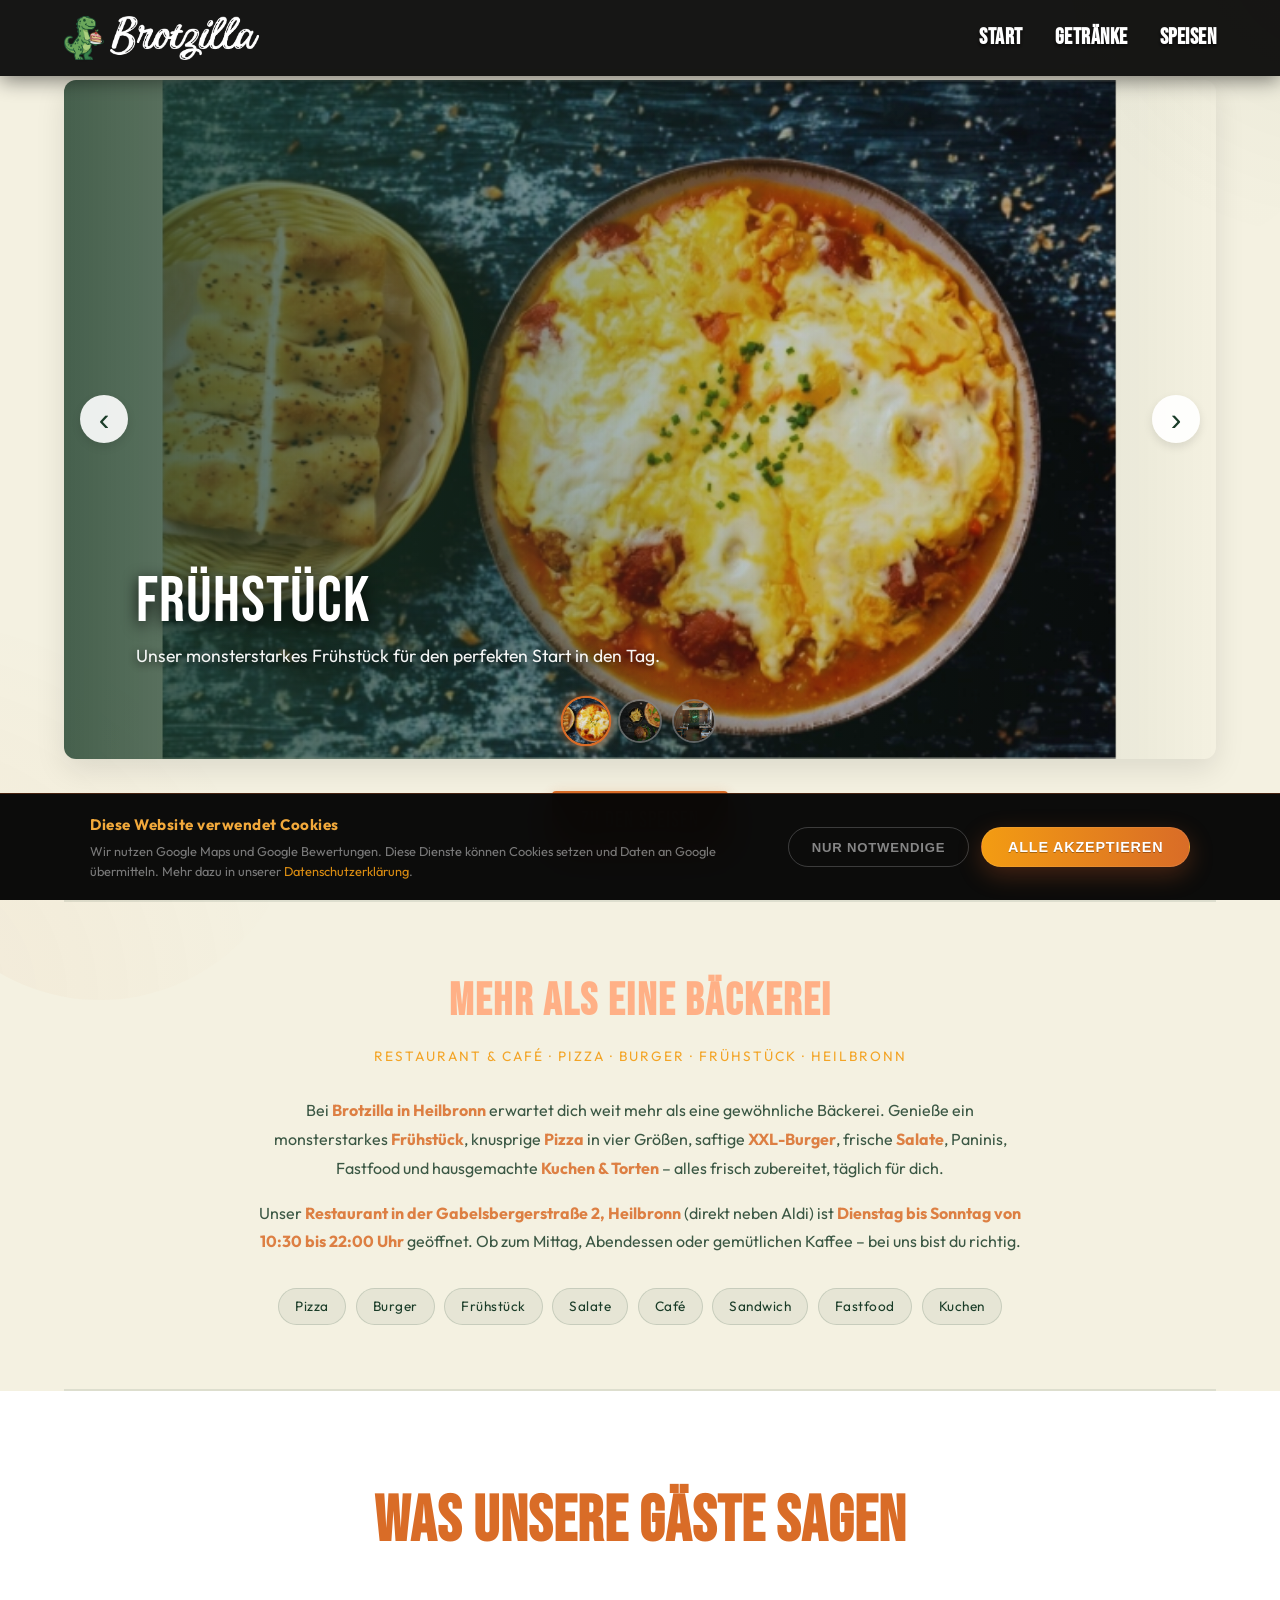
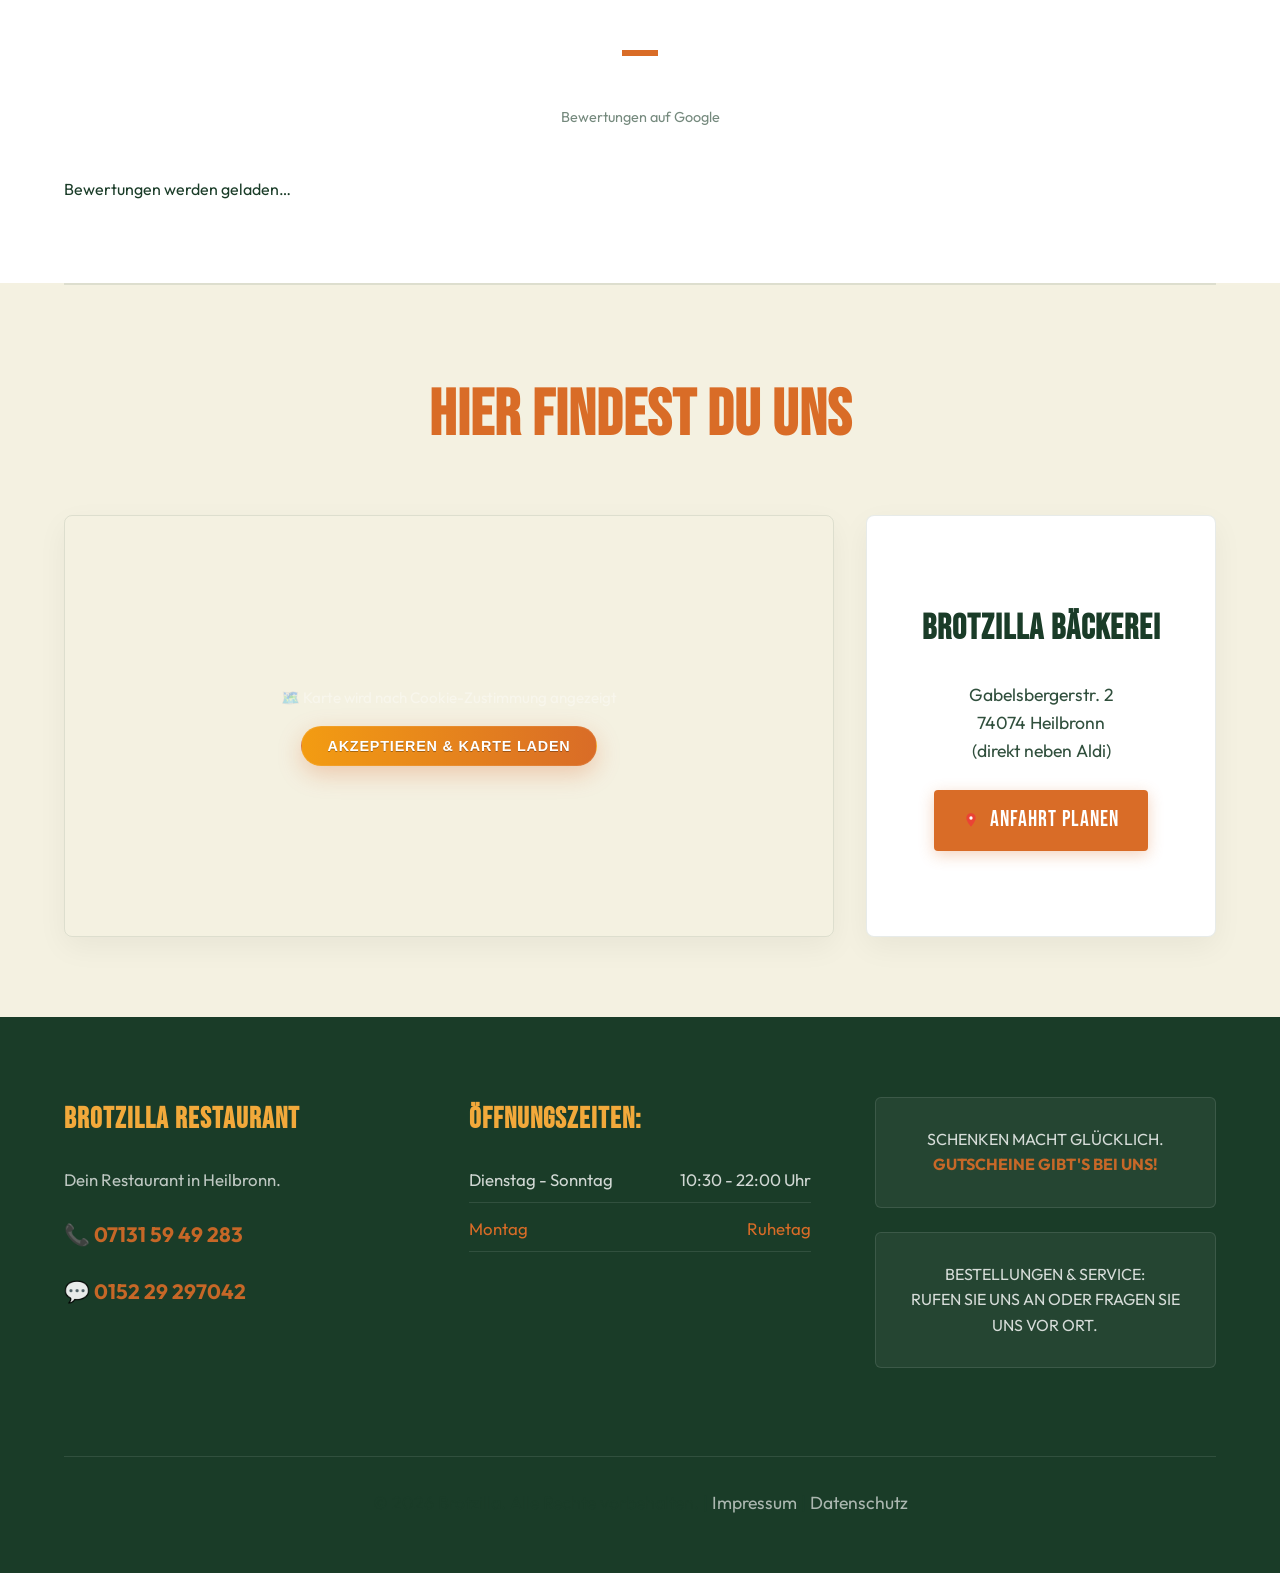
<file: index.html>
<!DOCTYPE html>
<html lang="de">
<head>
    <meta charset="UTF-8">
    <meta name="viewport" content="width=device-width, initial-scale=1.0">
    <title>Brotzilla Heilbronn – Restaurant | Pizza, Burger & Frühstück</title>
    <meta name="description" content="Brotzilla Restaurant in Heilbronn – Pizza, Burger, Frühstück, Salate & mehr. Gabelsbergerstr. 2, Di–So 10:30–22:00 Uhr.">
    <link rel="preconnect" href="https://fonts.googleapis.com">
    <link rel="preconnect" href="https://fonts.gstatic.com" crossorigin>
    <link href="https://fonts.googleapis.com/css2?family=Bebas+Neue&family=Outfit:wght@300;400;600;800&display=swap" rel="stylesheet" media="print" onload="this.media='all'">
    <noscript><link href="https://fonts.googleapis.com/css2?family=Bebas+Neue&family=Outfit:wght@300;400;600;800&display=swap" rel="stylesheet"></noscript>
    <link rel="preload" href="img/SVG/1.webp" as="image" fetchpriority="high">
    <link rel="stylesheet" href="css/style.css">
    
    
    <style>
        body{margin:0;background:#f4f1e1;font-family:'Outfit',sans-serif;overflow-x:hidden}
        .navbar{display:flex;justify-content:space-between;align-items:center;padding:1rem 5%;position:fixed;width:100%;top:0;z-index:1000;box-sizing:border-box}
        .hero{min-height:100vh;display:flex;flex-direction:column;padding-top:5rem;overflow:hidden;position:relative}
        .hero-slider-wrapper{position:relative;flex:1;min-height:60vh;overflow:hidden}
        .hero-slider{position:absolute;inset:0;z-index:0}
        .hero-slider .slide{position:absolute;inset:0;opacity:0;overflow:hidden}
        .hero-slider .slide.active{opacity:1}
        .slide-img{position:absolute;inset:0;width:100%;height:100%;object-fit:cover}.logo{display:flex;align-items:center;gap:.4rem;text-decoration:none}.logo-img{height:44px;width:auto;object-fit:contain}
    </style>
</head>
<body>
    <header class="navbar">
        <a href="index.html" class="logo">
            <img src="img/Element 2@2x.png" alt="Brotzilla Icon" class="logo-img" width="40" height="44">
            <img src="img/Element 1@2x.webp" alt="Brotzilla" class="logo-img" width="149" height="44">
        </a>
        <nav>
            <div class="mobile-menu-toggle" id="mobile-menu">
                <span class="bar"></span>
                <span class="bar"></span>
                <span class="bar"></span>
            </div>
            <ul class="nav-links" id="nav-links">
                <li><a href="index.html#home">Start</a></li>
                <li><a href="getraenke.html">Getränke</a></li>
                <li><a href="speisen.html">Speisen</a></li>
                <li class="mobile-only" style="margin-top: 1.5rem;"><a href="impressum.html">Impressum</a></li>
                <li class="mobile-only"><a href="datenschutz.html">Datenschutz</a></li>
            </ul>
        </nav>
    </header>

    <main>
        <section id="home" class="hero">
            <div class="hero-slider-wrapper">
                <div class="hero-slider" id="hero-slider">
                    <div class="slide active">
                        <img src="img/SVG/1.webp" class="slide-img" alt="Frühstück bei Brotzilla Heilbronn" fetchpriority="high" loading="eager" width="1200" height="800" decoding="sync">
                        <div class="hero-text-overlay">
                            <h1>Frühstück</h1>
                            <p>Unser monsterstarkes Frühstück für den perfekten Start in den Tag.</p>
                        </div>
                    </div>
                    <div class="slide">
                        <img src="img/SVG/2.webp" class="slide-img" alt="Pizza und Burger bei Brotzilla Heilbronn" loading="lazy" width="1200" height="800" decoding="async">
                        <div class="hero-text-overlay">
                            <h1>Pizza & Burger</h1>
                            <p>Herzhaft und frisch zubereitet für deinen Hunger.</p>
                        </div>
                    </div>
                    <div class="slide">
                        <img src="img/IMG_4373.webp" class="slide-img" alt="Brotzilla Restaurant Heilbronn" loading="lazy" width="1200" height="800" decoding="async">
                        <div class="hero-text-overlay">
                            <h1>Unser Restaurant</h1>
                            <p>Viel Platz zum Sitzen und Wohlfühlen in unserem einzigartigen Ambiente.</p>
                        </div>
                    </div>
                </div>
                <button class="slider-btn slider-btn-left" id="slider-prev">&#8249;</button>
                <button class="slider-btn slider-btn-right" id="slider-next">&#8250;</button>
                <div class="slider-dots" id="slider-dots"></div>
            </div>
            <div class="hero-buttons">
                <a href="speisen.html" class="btn-primary">Zu den Speisen</a>
            </div>
        </section>

        <div class="section-divider"></div>

        <section class="about-section">
            <div class="about-content reveal">
                <h2 class="about-heading">MEHR ALS EINE BÄCKEREI</h2>
                <p class="about-tagline">Restaurant &amp; Café · Pizza · Burger · Frühstück · Heilbronn</p>
                <p class="about-text">
                    Bei <strong>Brotzilla in Heilbronn</strong> erwartet dich weit mehr als eine gewöhnliche Bäckerei.
                    Genieße ein monsterstarkes <strong>Frühstück</strong>, knusprige <strong>Pizza</strong> in vier Größen,
                    saftige <strong>XXL-Burger</strong>, frische <strong>Salate</strong>, Paninis, Fastfood und hausgemachte
                    <strong>Kuchen &amp; Torten</strong> – alles frisch zubereitet, täglich für dich.
                </p>
                <p class="about-text">
                    Unser <strong>Restaurant in der Gabelsbergerstraße 2, Heilbronn</strong> (direkt neben Aldi) ist
                    <strong>Dienstag bis Sonntag von 10:30 bis 22:00 Uhr</strong> geöffnet.
                    Ob zum Mittag, Abendessen oder gemütlichen Kaffee – bei uns bist du richtig.
                </p>
                <div class="about-chips">
                    <a href="speisen.html#pizza">Pizza</a>
                    <a href="speisen.html#burger">Burger</a>
                    <a href="speisen.html#tab-fruehstueck">Frühstück</a>
                    <a href="speisen.html#salate">Salate</a>
                    <a href="speisen.html#tab-dessert">Café</a>
                    <a href="speisen.html#sandwich">Sandwich</a>
                    <a href="speisen.html#fastfood">Fastfood</a>
                    <a href="speisen.html#torten-dessert">Kuchen</a>
                </div>
            </div>
        </section>

        <div class="section-divider"></div>

        <section id="reviews" class="reviews-section">
            <h2 class="menu-title reveal">WAS UNSERE GÄSTE SAGEN</h2>
            <div class="reviews-summary reveal delay-1">
                <span class="reviews-rating-big" id="reviews-rating">—</span>
                <div class="reviews-stars-big" id="reviews-stars-big"></div>
                <span class="reviews-count" id="reviews-count">Bewertungen auf Google</span>
            </div>
            <div class="reviews-grid" id="reviews-grid">
                <div class="reviews-loading">Bewertungen werden geladen…</div>
            </div>
        </section>

        <div class="section-divider"></div>

        <section id="location" class="location-section">
            <h2 class="menu-title location-title reveal">HIER FINDEST DU UNS</h2>
            <div class="location-grid">
                <div class="location-map reveal-left">
                    <iframe id="maps-iframe"
                        data-src="https://maps.google.com/maps?q=Gabelsbergerstra%C3%9Fe%202,%2074074%20Heilbronn&t=&z=15&ie=UTF8&iwloc=&output=embed"
                        width="100%" height="100%" style="border:0; display:block;"
                        allowfullscreen="" loading="lazy" referrerpolicy="no-referrer-when-downgrade"></iframe>
                    <div id="maps-placeholder" class="maps-placeholder">
                        <p>🗺️ Karte wird nach Cookie-Zustimmung angezeigt</p>
                        <button class="cookie-btn cookie-btn-accept" onclick="acceptCookies()">Akzeptieren & Karte laden</button>
                    </div>
                </div>
                <div class="location-info reveal-right">
                    <h3>Brotzilla Bäckerei</h3>
                    <p>Gabelsbergerstr. 2<br>74074 Heilbronn<br><span style="color: var(--text-color);">(direkt neben Aldi)</span></p>
                    <a href="https://www.google.com/maps/dir/?api=1&destination=Gabelsbergerstraße+2,+74074+Heilbronn" target="_blank" class="btn-primary"><svg width="16" height="16" viewBox="0 0 24 24" style="vertical-align:middle;margin-right:5px;" aria-hidden="true"><path d="M12 2C8.13 2 5 5.13 5 9c0 5.25 7 13 7 13s7-7.75 7-13c0-3.87-3.13-7-7-7z" fill="#EA4335"/><circle cx="12" cy="9" r="2.5" fill="white"/></svg> Anfahrt planen</a>
                </div>
            </div>
        </section>
    </main>


    <footer class="main-footer" id="contact">
        <div class="footer-container">
            <div class="footer-info reveal delay-1">
                <h3>Brotzilla Restaurant</h3>
                <p>Dein Restaurant in Heilbronn.</p>
                <p class="phone-number"><a href="tel:+4971315949283">📞 07131 59 49 283</a></p>
                <p class="phone-number"><a href="https://wa.me/4915229297042" target="_blank" rel="noopener">💬 0152 29 297042</a></p>
            </div>
            <div class="footer-hours reveal delay-2">
                <h3>Öffnungszeiten:</h3>
                <ul>
                    <li><span>Dienstag - Sonntag</span><span>10:30 - 22:00 Uhr</span></li>
                    <li class="closed"><span>Montag</span><span>Ruhetag</span></li>
                </ul>
            </div>
            <div class="footer-extra reveal delay-3">
                <div class="promo-box">
                    <p>SCHENKEN MACHT GLÜCKLICH.<br><span style="color: var(--primary); font-weight: bold;">GUTSCHEINE GIBT'S BEI UNS!</span></p>
                </div>
                <div class="service-box">
                    <p>BESTELLUNGEN & SERVICE:<br><span>RUFEN SIE UNS AN ODER FRAGEN SIE UNS VOR ORT.</span></p>
                </div>
            </div>
        </div>
        <div class="footer-bottom">
            <p>&copy; 2026 Brotzilla. Alle Rechte vorbehalten. | <a href="impressum.html" style="color: rgba(255,255,255,0.7); text-decoration: none;">Impressum</a> | <a href="datenschutz.html" style="color: rgba(255,255,255,0.7); text-decoration: none;">Datenschutz</a></p>
        </div>
    </footer>

    <!-- Cookie Banner -->
    <div id="cookie-banner" class="cookie-banner" aria-live="polite">
        <div class="cookie-content">
            <div class="cookie-text">
                <strong>Diese Website verwendet Cookies</strong>
                <p>Wir nutzen Google Maps und Google Bewertungen. Diese Dienste können Cookies setzen und Daten an Google übermitteln. Mehr dazu in unserer <a href="datenschutz.html">Datenschutzerklärung</a>.</p>
            </div>
            <div class="cookie-actions">
                <button id="cookie-decline" class="cookie-btn cookie-btn-decline">Nur notwendige</button>
                <button id="cookie-accept" class="cookie-btn cookie-btn-accept">Alle akzeptieren</button>
            </div>
        </div>
    </div>

    <script src="js/main.js?v=7" defer></script>
</body>
</html>
</file>
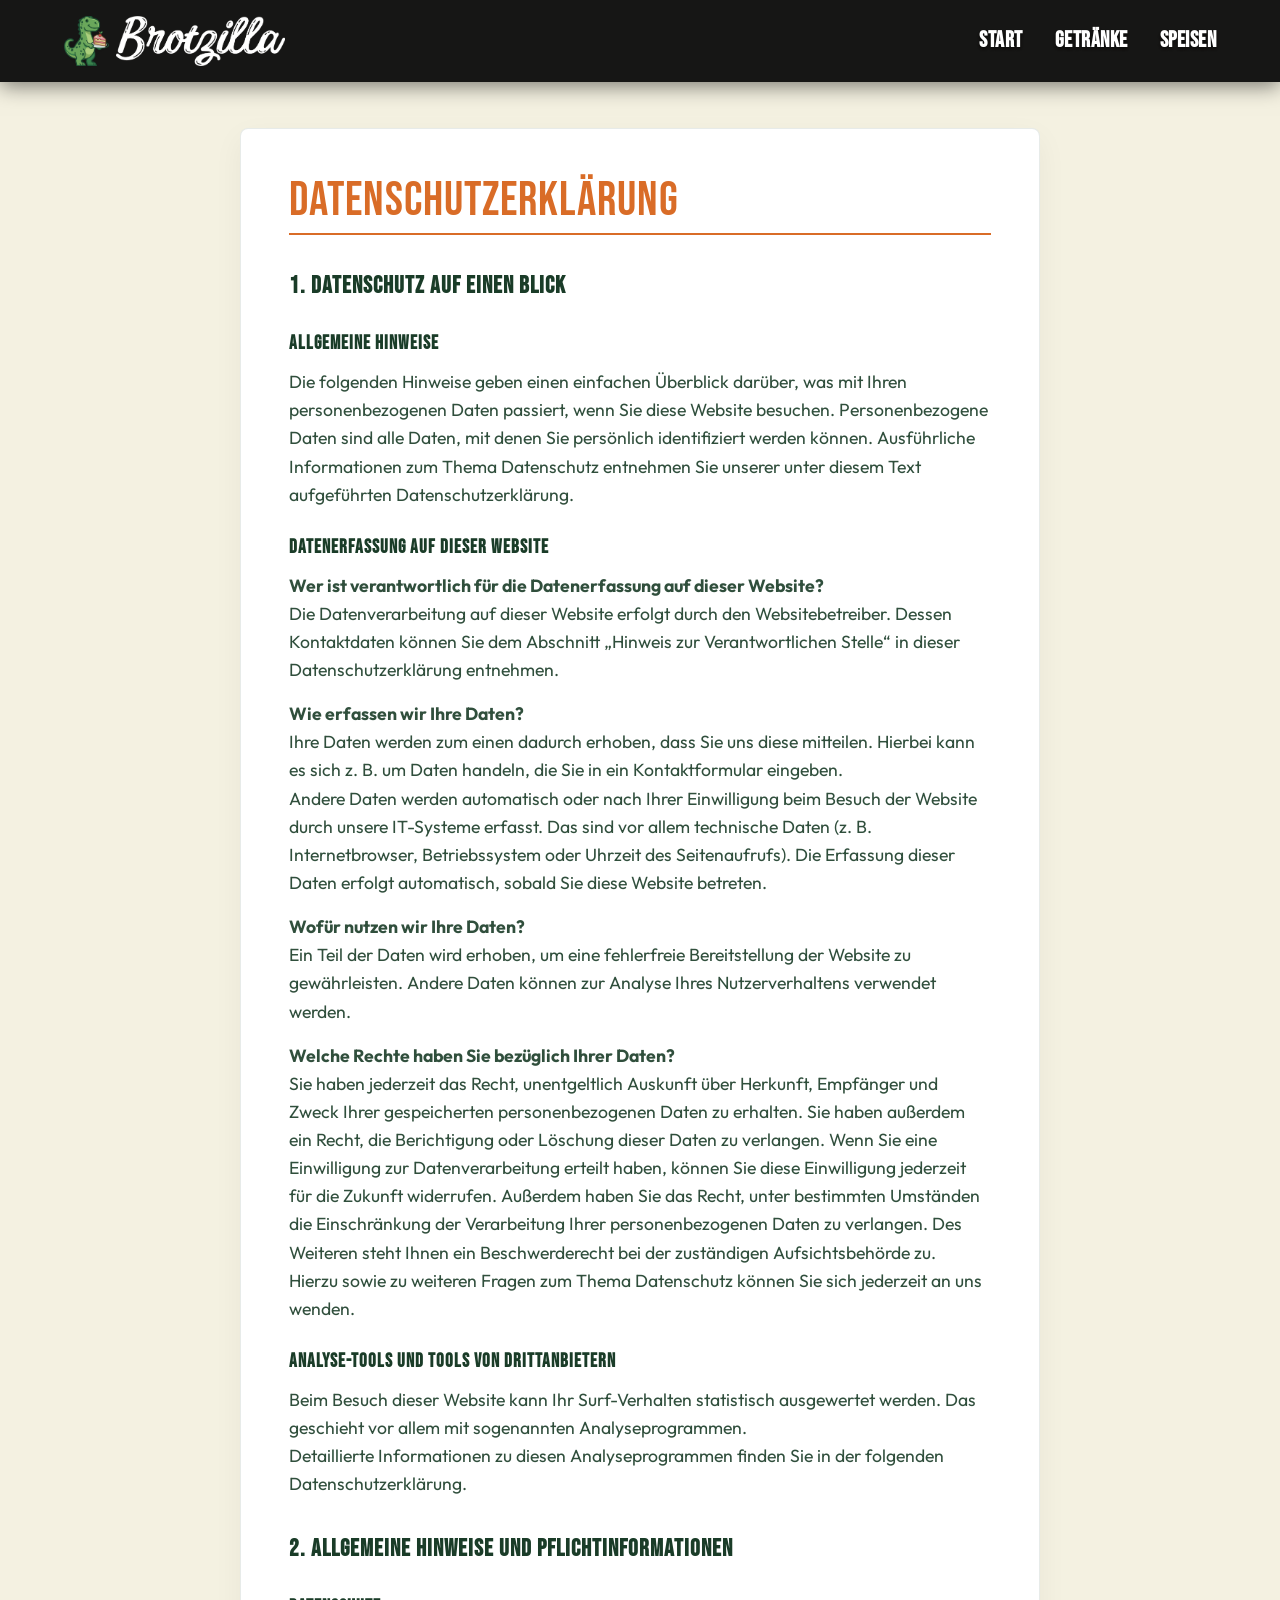
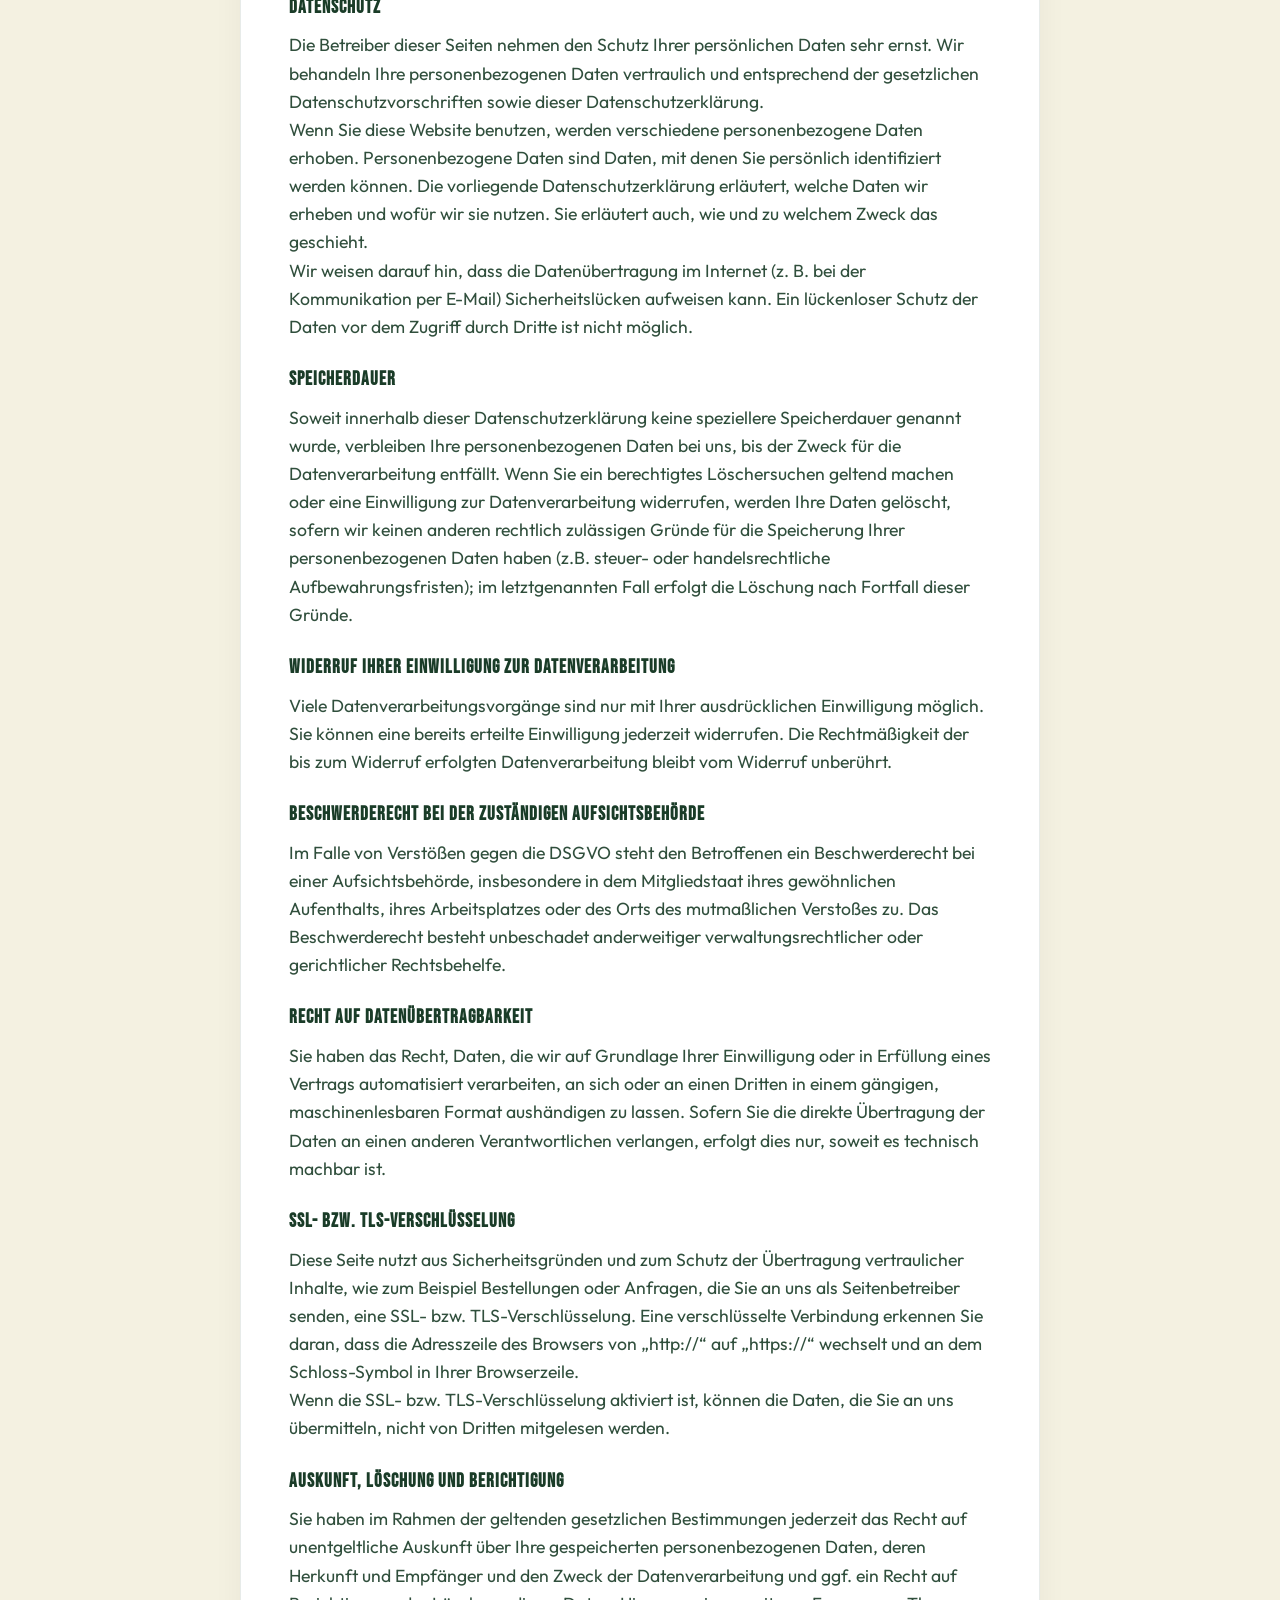
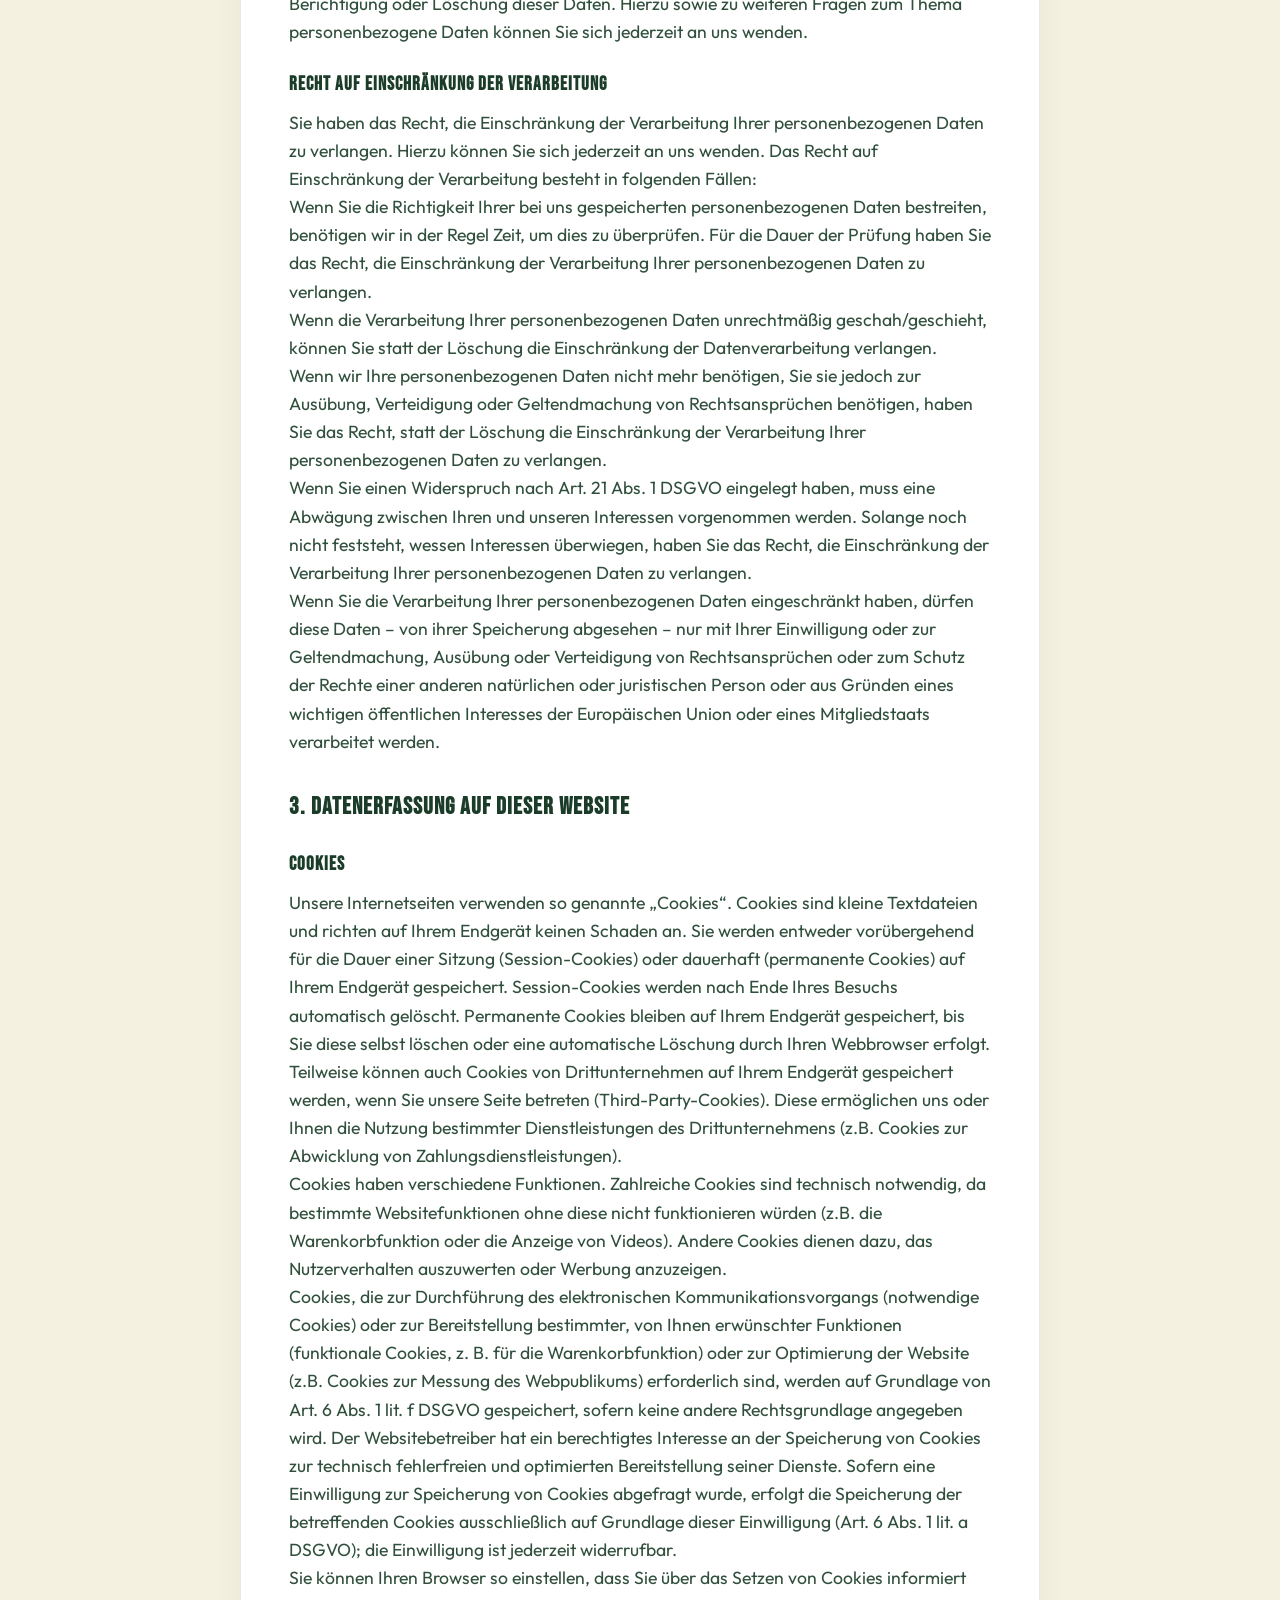
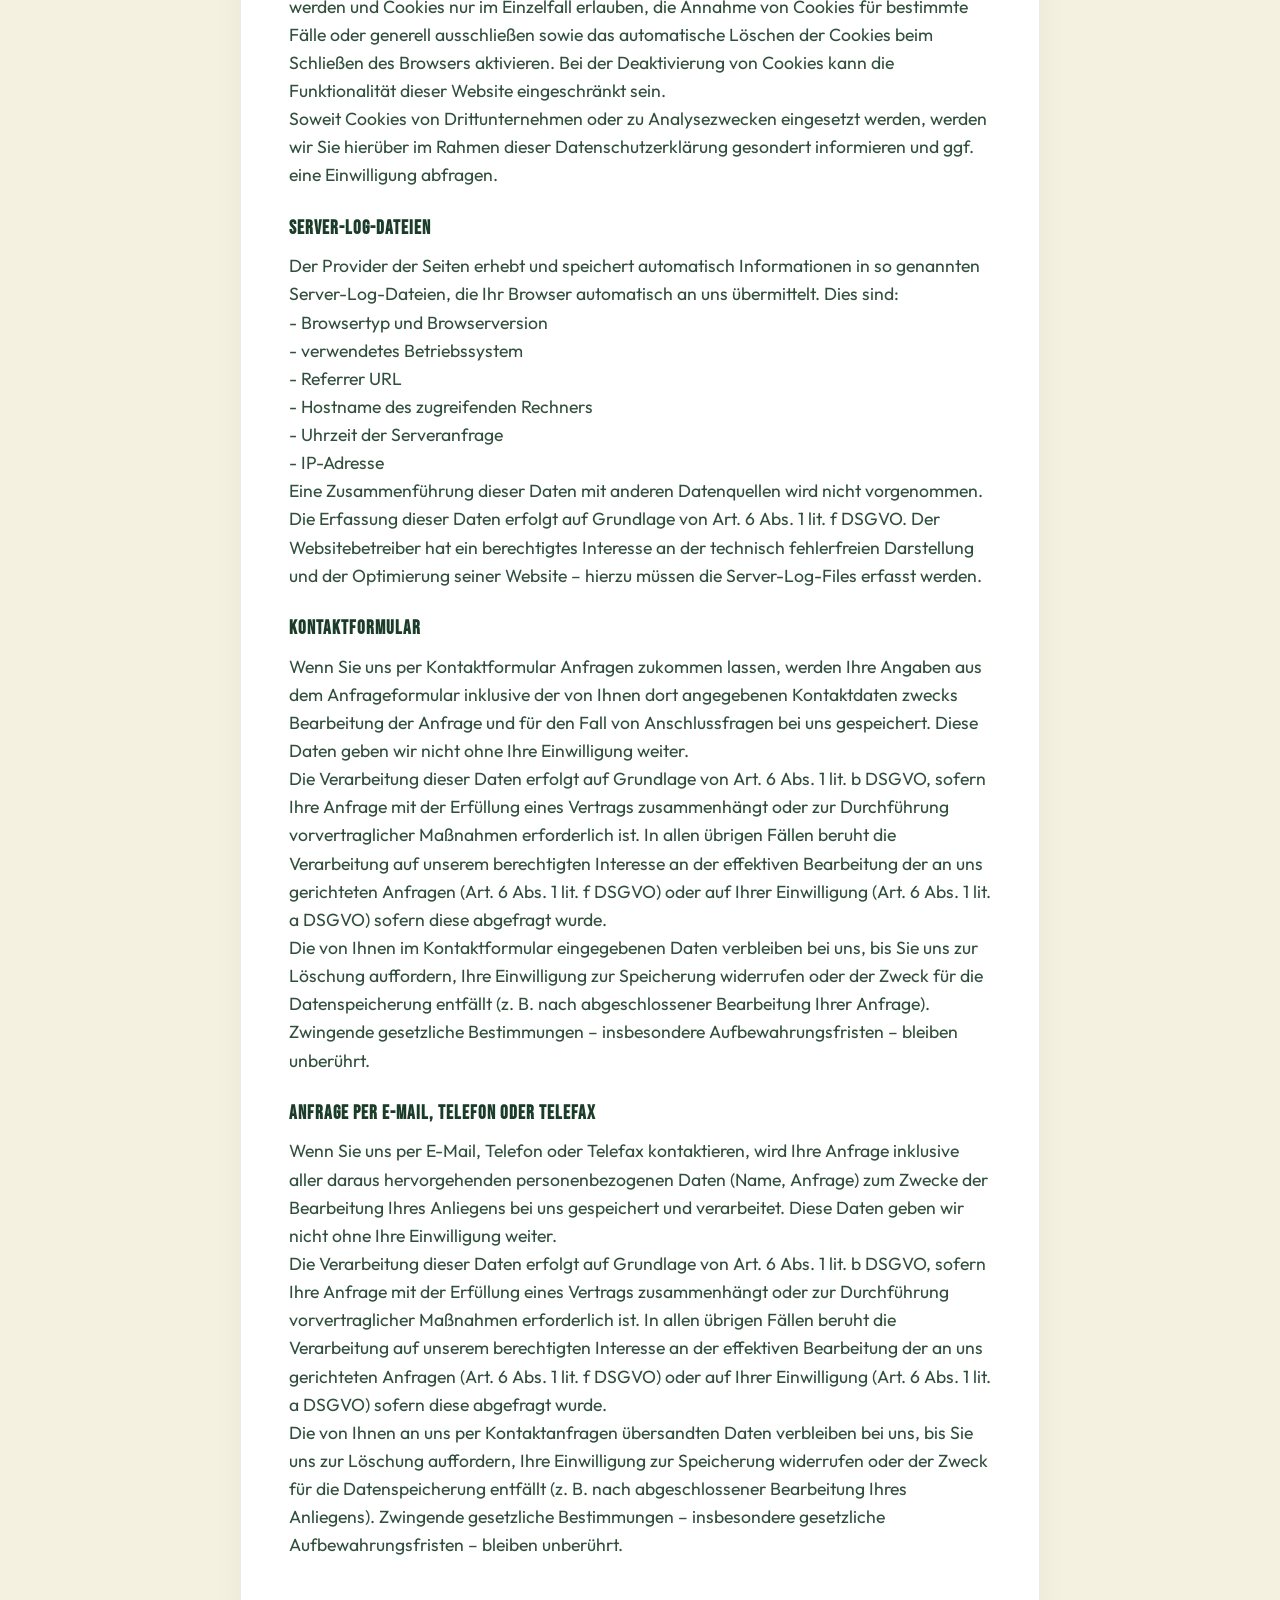
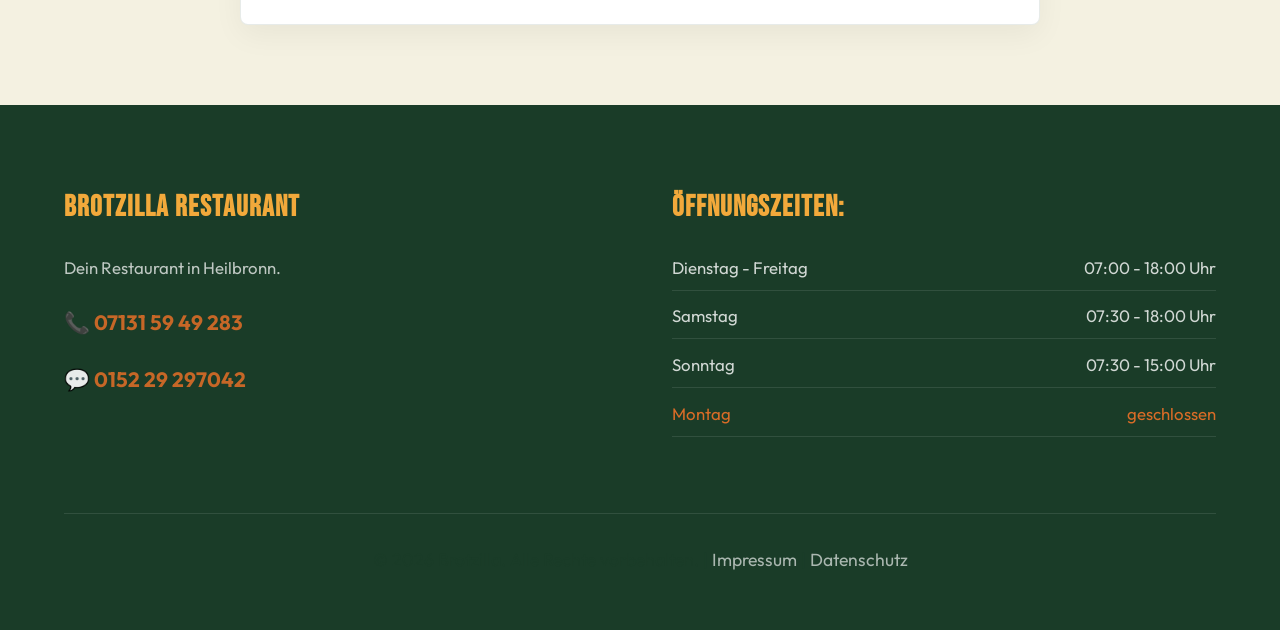
<file: datenschutz.html>
<!DOCTYPE html>
<html lang="de">
<head>
    <meta charset="UTF-8">
    <meta name="viewport" content="width=device-width, initial-scale=1.0">
    <title>Datenschutzerklärung - Brotzilla</title>
    <meta name="description" content="Datenschutzerklärung der Brotzilla Bäckerei.">
    <link href="https://fonts.googleapis.com/css2?family=Bebas+Neue&family=Outfit:wght@300;400;600;800&display=swap" rel="stylesheet">
    <link rel="stylesheet" href="css/style.css">
    <style>
        .impressum-section {
            padding: 8rem 5% 5rem 5%;
            min-height: 70vh;
            background: var(--bg-color);
            color: var(--text-color);
        }
        .impressum-container {
            max-width: 800px;
            margin: 0 auto;
            background: #fff;
            padding: 3rem;
            border-radius: 8px;
            box-shadow: 0 10px 30px rgba(0,0,0,0.05);
            border: 1px solid var(--glass-border);
        }
        .impressum-container h1 {
            font-size: 3rem;
            color: var(--primary);
            margin-bottom: 2rem;
            border-bottom: 2px solid var(--primary);
            padding-bottom: 0.5rem;
        }
        .impressum-container h3 {
            font-size: 1.5rem;
            margin-top: 2rem;
            margin-bottom: 1rem;
            color: var(--text-color);
            font-family: var(--font-heading);
            letter-spacing: 1px;
        }
        .impressum-container h4 {
            font-size: 1.2rem;
            margin-top: 1.5rem;
            margin-bottom: 0.5rem;
            color: var(--text-color);
        }
        .impressum-container p {
            margin-bottom: 1rem;
            font-size: 1.1rem;
            line-height: 1.6;
        }
        @media (max-width: 768px) {
            .impressum-section { padding: 6rem 5% 3rem 5%; }
            .impressum-container { padding: 1.5rem; }
            .impressum-container h1 { font-size: 2.2rem; word-break: break-word; hyphens: auto; }
        }
    </style>
</head>
<body>
    <header class="navbar">
        <a href="index.html" class="logo">
            <img src="img/Element 2@2x.png" alt="Brotzilla Icon" class="logo-img" width="40" height="44">
            <img src="img/Element 1@2x.webp" alt="Brotzilla" class="logo-img" width="149" height="44">
        </a>
        <nav>
            <div class="mobile-menu-toggle" id="mobile-menu">
                <span class="bar"></span>
                <span class="bar"></span>
                <span class="bar"></span>
            </div>
            <ul class="nav-links" id="nav-links">
                <li><a href="index.html">Start</a></li>
                <li><a href="getraenke.html">Getränke</a></li>
                <li><a href="speisen.html">Speisen</a></li>
                <li class="mobile-only" style="margin-top: 1.5rem;"><a href="impressum.html">Impressum</a></li>
                <li class="mobile-only"><a href="datenschutz.html">Datenschutz</a></li>
            </ul>
        </nav>
    </header>

    <main>
        <section class="impressum-section">
            <div class="impressum-container">
                <h1>Datenschutzerklärung</h1>
                
                <h3>1. Datenschutz auf einen Blick</h3>
                
                <h4>Allgemeine Hinweise</h4>
                <p>Die folgenden Hinweise geben einen einfachen Überblick darüber, was mit Ihren personenbezogenen Daten passiert, wenn Sie diese Website besuchen. Personenbezogene Daten sind alle Daten, mit denen Sie persönlich identifiziert werden können. Ausführliche Informationen zum Thema Datenschutz entnehmen Sie unserer unter diesem Text aufgeführten Datenschutzerklärung.</p>

                <h4>Datenerfassung auf dieser Website</h4>
                <p><strong>Wer ist verantwortlich für die Datenerfassung auf dieser Website?</strong><br>
                Die Datenverarbeitung auf dieser Website erfolgt durch den Websitebetreiber. Dessen Kontaktdaten können Sie dem Abschnitt „Hinweis zur Verantwortlichen Stelle“ in dieser Datenschutzerklärung entnehmen.</p>

                <p><strong>Wie erfassen wir Ihre Daten?</strong><br>
                Ihre Daten werden zum einen dadurch erhoben, dass Sie uns diese mitteilen. Hierbei kann es sich z. B. um Daten handeln, die Sie in ein Kontaktformular eingeben.<br>
                Andere Daten werden automatisch oder nach Ihrer Einwilligung beim Besuch der Website durch unsere IT-Systeme erfasst. Das sind vor allem technische Daten (z. B. Internetbrowser, Betriebssystem oder Uhrzeit des Seitenaufrufs). Die Erfassung dieser Daten erfolgt automatisch, sobald Sie diese Website betreten.</p>

                <p><strong>Wofür nutzen wir Ihre Daten?</strong><br>
                Ein Teil der Daten wird erhoben, um eine fehlerfreie Bereitstellung der Website zu gewährleisten. Andere Daten können zur Analyse Ihres Nutzerverhaltens verwendet werden.</p>

                <p><strong>Welche Rechte haben Sie bezüglich Ihrer Daten?</strong><br>
                Sie haben jederzeit das Recht, unentgeltlich Auskunft über Herkunft, Empfänger und Zweck Ihrer gespeicherten personenbezogenen Daten zu erhalten. Sie haben außerdem ein Recht, die Berichtigung oder Löschung dieser Daten zu verlangen. Wenn Sie eine Einwilligung zur Datenverarbeitung erteilt haben, können Sie diese Einwilligung jederzeit für die Zukunft widerrufen. Außerdem haben Sie das Recht, unter bestimmten Umständen die Einschränkung der Verarbeitung Ihrer personenbezogenen Daten zu verlangen. Des Weiteren steht Ihnen ein Beschwerderecht bei der zuständigen Aufsichtsbehörde zu.<br>
                Hierzu sowie zu weiteren Fragen zum Thema Datenschutz können Sie sich jederzeit an uns wenden.</p>

                <h4>Analyse-Tools und Tools von Drittanbietern</h4>
                <p>Beim Besuch dieser Website kann Ihr Surf-Verhalten statistisch ausgewertet werden. Das geschieht vor allem mit sogenannten Analyseprogrammen.<br>
                Detaillierte Informationen zu diesen Analyseprogrammen finden Sie in der folgenden Datenschutzerklärung.</p>

                <h3>2. Allgemeine Hinweise und Pflichtinformationen</h3>
                
                <h4>Datenschutz</h4>
                <p>Die Betreiber dieser Seiten nehmen den Schutz Ihrer persönlichen Daten sehr ernst. Wir behandeln Ihre personenbezogenen Daten vertraulich und entsprechend der gesetzlichen Datenschutzvorschriften sowie dieser Datenschutzerklärung.<br>
                Wenn Sie diese Website benutzen, werden verschiedene personenbezogene Daten erhoben. Personenbezogene Daten sind Daten, mit denen Sie persönlich identifiziert werden können. Die vorliegende Datenschutzerklärung erläutert, welche Daten wir erheben und wofür wir sie nutzen. Sie erläutert auch, wie und zu welchem Zweck das geschieht.<br>
                Wir weisen darauf hin, dass die Datenübertragung im Internet (z. B. bei der Kommunikation per E-Mail) Sicherheitslücken aufweisen kann. Ein lückenloser Schutz der Daten vor dem Zugriff durch Dritte ist nicht möglich.</p>

                <h4>Speicherdauer</h4>
                <p>Soweit innerhalb dieser Datenschutzerklärung keine speziellere Speicherdauer genannt wurde, verbleiben Ihre personenbezogenen Daten bei uns, bis der Zweck für die Datenverarbeitung entfällt. Wenn Sie ein berechtigtes Löschersuchen geltend machen oder eine Einwilligung zur Datenverarbeitung widerrufen, werden Ihre Daten gelöscht, sofern wir keinen anderen rechtlich zulässigen Gründe für die Speicherung Ihrer personenbezogenen Daten haben (z.B. steuer- oder handelsrechtliche Aufbewahrungsfristen); im letztgenannten Fall erfolgt die Löschung nach Fortfall dieser Gründe.</p>

                <h4>Widerruf Ihrer Einwilligung zur Datenverarbeitung</h4>
                <p>Viele Datenverarbeitungsvorgänge sind nur mit Ihrer ausdrücklichen Einwilligung möglich. Sie können eine bereits erteilte Einwilligung jederzeit widerrufen. Die Rechtmäßigkeit der bis zum Widerruf erfolgten Datenverarbeitung bleibt vom Widerruf unberührt.</p>

                <h4>Beschwerderecht bei der zuständigen Aufsichtsbehörde</h4>
                <p>Im Falle von Verstößen gegen die DSGVO steht den Betroffenen ein Beschwerderecht bei einer Aufsichtsbehörde, insbesondere in dem Mitgliedstaat ihres gewöhnlichen Aufenthalts, ihres Arbeitsplatzes oder des Orts des mutmaßlichen Verstoßes zu. Das Beschwerderecht besteht unbeschadet anderweitiger verwaltungsrechtlicher oder gerichtlicher Rechtsbehelfe.</p>

                <h4>Recht auf Datenübertragbarkeit</h4>
                <p>Sie haben das Recht, Daten, die wir auf Grundlage Ihrer Einwilligung oder in Erfüllung eines Vertrags automatisiert verarbeiten, an sich oder an einen Dritten in einem gängigen, maschinenlesbaren Format aushändigen zu lassen. Sofern Sie die direkte Übertragung der Daten an einen anderen Verantwortlichen verlangen, erfolgt dies nur, soweit es technisch machbar ist.</p>

                <h4>SSL- bzw. TLS-Verschlüsselung</h4>
                <p>Diese Seite nutzt aus Sicherheitsgründen und zum Schutz der Übertragung vertraulicher Inhalte, wie zum Beispiel Bestellungen oder Anfragen, die Sie an uns als Seitenbetreiber senden, eine SSL- bzw. TLS-Verschlüsselung. Eine verschlüsselte Verbindung erkennen Sie daran, dass die Adresszeile des Browsers von „http://“ auf „https://“ wechselt und an dem Schloss-Symbol in Ihrer Browserzeile.<br>
                Wenn die SSL- bzw. TLS-Verschlüsselung aktiviert ist, können die Daten, die Sie an uns übermitteln, nicht von Dritten mitgelesen werden.</p>

                <h4>Auskunft, Löschung und Berichtigung</h4>
                <p>Sie haben im Rahmen der geltenden gesetzlichen Bestimmungen jederzeit das Recht auf unentgeltliche Auskunft über Ihre gespeicherten personenbezogenen Daten, deren Herkunft und Empfänger und den Zweck der Datenverarbeitung und ggf. ein Recht auf Berichtigung oder Löschung dieser Daten. Hierzu sowie zu weiteren Fragen zum Thema personenbezogene Daten können Sie sich jederzeit an uns wenden.</p>

                <h4>Recht auf Einschränkung der Verarbeitung</h4>
                <p>Sie haben das Recht, die Einschränkung der Verarbeitung Ihrer personenbezogenen Daten zu verlangen. Hierzu können Sie sich jederzeit an uns wenden. Das Recht auf Einschränkung der Verarbeitung besteht in folgenden Fällen:<br>
                Wenn Sie die Richtigkeit Ihrer bei uns gespeicherten personenbezogenen Daten bestreiten, benötigen wir in der Regel Zeit, um dies zu überprüfen. Für die Dauer der Prüfung haben Sie das Recht, die Einschränkung der Verarbeitung Ihrer personenbezogenen Daten zu verlangen.<br>
                Wenn die Verarbeitung Ihrer personenbezogenen Daten unrechtmäßig geschah/geschieht, können Sie statt der Löschung die Einschränkung der Datenverarbeitung verlangen.<br>
                Wenn wir Ihre personenbezogenen Daten nicht mehr benötigen, Sie sie jedoch zur Ausübung, Verteidigung oder Geltendmachung von Rechtsansprüchen benötigen, haben Sie das Recht, statt der Löschung die Einschränkung der Verarbeitung Ihrer personenbezogenen Daten zu verlangen.<br>
                Wenn Sie einen Widerspruch nach Art. 21 Abs. 1 DSGVO eingelegt haben, muss eine Abwägung zwischen Ihren und unseren Interessen vorgenommen werden. Solange noch nicht feststeht, wessen Interessen überwiegen, haben Sie das Recht, die Einschränkung der Verarbeitung Ihrer personenbezogenen Daten zu verlangen.<br>
                Wenn Sie die Verarbeitung Ihrer personenbezogenen Daten eingeschränkt haben, dürfen diese Daten – von ihrer Speicherung abgesehen – nur mit Ihrer Einwilligung oder zur Geltendmachung, Ausübung oder Verteidigung von Rechtsansprüchen oder zum Schutz der Rechte einer anderen natürlichen oder juristischen Person oder aus Gründen eines wichtigen öffentlichen Interesses der Europäischen Union oder eines Mitgliedstaats verarbeitet werden.</p>

                <h3>3. Datenerfassung auf dieser Website</h3>
                
                <h4>Cookies</h4>
                <p>Unsere Internetseiten verwenden so genannte „Cookies“. Cookies sind kleine Textdateien und richten auf Ihrem Endgerät keinen Schaden an. Sie werden entweder vorübergehend für die Dauer einer Sitzung (Session-Cookies) oder dauerhaft (permanente Cookies) auf Ihrem Endgerät gespeichert. Session-Cookies werden nach Ende Ihres Besuchs automatisch gelöscht. Permanente Cookies bleiben auf Ihrem Endgerät gespeichert, bis Sie diese selbst löschen oder eine automatische Löschung durch Ihren Webbrowser erfolgt.<br>
                Teilweise können auch Cookies von Drittunternehmen auf Ihrem Endgerät gespeichert werden, wenn Sie unsere Seite betreten (Third-Party-Cookies). Diese ermöglichen uns oder Ihnen die Nutzung bestimmter Dienstleistungen des Drittunternehmens (z.B. Cookies zur Abwicklung von Zahlungsdienstleistungen).<br>
                Cookies haben verschiedene Funktionen. Zahlreiche Cookies sind technisch notwendig, da bestimmte Websitefunktionen ohne diese nicht funktionieren würden (z.B. die Warenkorbfunktion oder die Anzeige von Videos). Andere Cookies dienen dazu, das Nutzerverhalten auszuwerten oder Werbung anzuzeigen.<br>
                Cookies, die zur Durchführung des elektronischen Kommunikationsvorgangs (notwendige Cookies) oder zur Bereitstellung bestimmter, von Ihnen erwünschter Funktionen (funktionale Cookies, z. B. für die Warenkorbfunktion) oder zur Optimierung der Website (z.B. Cookies zur Messung des Webpublikums) erforderlich sind, werden auf Grundlage von Art. 6 Abs. 1 lit. f DSGVO gespeichert, sofern keine andere Rechtsgrundlage angegeben wird. Der Websitebetreiber hat ein berechtigtes Interesse an der Speicherung von Cookies zur technisch fehlerfreien und optimierten Bereitstellung seiner Dienste. Sofern eine Einwilligung zur Speicherung von Cookies abgefragt wurde, erfolgt die Speicherung der betreffenden Cookies ausschließlich auf Grundlage dieser Einwilligung (Art. 6 Abs. 1 lit. a DSGVO); die Einwilligung ist jederzeit widerrufbar.<br>
                Sie können Ihren Browser so einstellen, dass Sie über das Setzen von Cookies informiert werden und Cookies nur im Einzelfall erlauben, die Annahme von Cookies für bestimmte Fälle oder generell ausschließen sowie das automatische Löschen der Cookies beim Schließen des Browsers aktivieren. Bei der Deaktivierung von Cookies kann die Funktionalität dieser Website eingeschränkt sein.<br>
                Soweit Cookies von Drittunternehmen oder zu Analysezwecken eingesetzt werden, werden wir Sie hierüber im Rahmen dieser Datenschutzerklärung gesondert informieren und ggf. eine Einwilligung abfragen.</p>

                <h4>Server-Log-Dateien</h4>
                <p>Der Provider der Seiten erhebt und speichert automatisch Informationen in so genannten Server-Log-Dateien, die Ihr Browser automatisch an uns übermittelt. Dies sind:<br>
                - Browsertyp und Browserversion<br>
                - verwendetes Betriebssystem<br>
                - Referrer URL<br>
                - Hostname des zugreifenden Rechners<br>
                - Uhrzeit der Serveranfrage<br>
                - IP-Adresse<br>
                Eine Zusammenführung dieser Daten mit anderen Datenquellen wird nicht vorgenommen.<br>
                Die Erfassung dieser Daten erfolgt auf Grundlage von Art. 6 Abs. 1 lit. f DSGVO. Der Websitebetreiber hat ein berechtigtes Interesse an der technisch fehlerfreien Darstellung und der Optimierung seiner Website – hierzu müssen die Server-Log-Files erfasst werden.</p>

                <h4>Kontaktformular</h4>
                <p>Wenn Sie uns per Kontaktformular Anfragen zukommen lassen, werden Ihre Angaben aus dem Anfrageformular inklusive der von Ihnen dort angegebenen Kontaktdaten zwecks Bearbeitung der Anfrage und für den Fall von Anschlussfragen bei uns gespeichert. Diese Daten geben wir nicht ohne Ihre Einwilligung weiter.<br>
                Die Verarbeitung dieser Daten erfolgt auf Grundlage von Art. 6 Abs. 1 lit. b DSGVO, sofern Ihre Anfrage mit der Erfüllung eines Vertrags zusammenhängt oder zur Durchführung vorvertraglicher Maßnahmen erforderlich ist. In allen übrigen Fällen beruht die Verarbeitung auf unserem berechtigten Interesse an der effektiven Bearbeitung der an uns gerichteten Anfragen (Art. 6 Abs. 1 lit. f DSGVO) oder auf Ihrer Einwilligung (Art. 6 Abs. 1 lit. a DSGVO) sofern diese abgefragt wurde.<br>
                Die von Ihnen im Kontaktformular eingegebenen Daten verbleiben bei uns, bis Sie uns zur Löschung auffordern, Ihre Einwilligung zur Speicherung widerrufen oder der Zweck für die Datenspeicherung entfällt (z. B. nach abgeschlossener Bearbeitung Ihrer Anfrage). Zwingende gesetzliche Bestimmungen – insbesondere Aufbewahrungsfristen – bleiben unberührt.</p>

                <h4>Anfrage per E-Mail, Telefon oder Telefax</h4>
                <p>Wenn Sie uns per E-Mail, Telefon oder Telefax kontaktieren, wird Ihre Anfrage inklusive aller daraus hervorgehenden personenbezogenen Daten (Name, Anfrage) zum Zwecke der Bearbeitung Ihres Anliegens bei uns gespeichert und verarbeitet. Diese Daten geben wir nicht ohne Ihre Einwilligung weiter.<br>
                Die Verarbeitung dieser Daten erfolgt auf Grundlage von Art. 6 Abs. 1 lit. b DSGVO, sofern Ihre Anfrage mit der Erfüllung eines Vertrags zusammenhängt oder zur Durchführung vorvertraglicher Maßnahmen erforderlich ist. In allen übrigen Fällen beruht die Verarbeitung auf unserem berechtigten Interesse an der effektiven Bearbeitung der an uns gerichteten Anfragen (Art. 6 Abs. 1 lit. f DSGVO) oder auf Ihrer Einwilligung (Art. 6 Abs. 1 lit. a DSGVO) sofern diese abgefragt wurde.<br>
                Die von Ihnen an uns per Kontaktanfragen übersandten Daten verbleiben bei uns, bis Sie uns zur Löschung auffordern, Ihre Einwilligung zur Speicherung widerrufen oder der Zweck für die Datenspeicherung entfällt (z. B. nach abgeschlossener Bearbeitung Ihres Anliegens). Zwingende gesetzliche Bestimmungen – insbesondere gesetzliche Aufbewahrungsfristen – bleiben unberührt.</p>
            </div>
        </section>
    </main>

    <footer class="main-footer" id="contact">
        <div class="footer-container">
            <div class="footer-info">
                <h3>Brotzilla Restaurant</h3>
                <p>Dein Restaurant in Heilbronn.</p>
                <p class="phone-number"><a href="tel:+4971315949283">📞 07131 59 49 283</a></p>
                <p class="phone-number"><a href="https://wa.me/4915229297042" target="_blank" rel="noopener">💬 0152 29 297042</a></p>
            </div>
            <div class="footer-hours">
                <h3>Öffnungszeiten:</h3>
                <ul>
                    <li><span>Dienstag - Freitag</span><span>07:00 - 18:00 Uhr</span></li>
                    <li><span>Samstag</span><span>07:30 - 18:00 Uhr</span></li>
                    <li><span>Sonntag</span><span>07:30 - 15:00 Uhr</span></li>
                    <li class="closed"><span>Montag</span><span>geschlossen</span></li>
                </ul>
            </div>
        </div>
        <div class="footer-bottom">
            <p>&copy; 2026 Brotzilla. Alle Rechte vorbehalten. | <a href="impressum.html" style="color: rgba(255,255,255,0.7); text-decoration: none;">Impressum</a> | <a href="datenschutz.html" style="color: rgba(255,255,255,0.7); text-decoration: none;">Datenschutz</a></p>
        </div>
    </footer>

    <script src="js/main.js"></script>
</body>
</html>
</file>
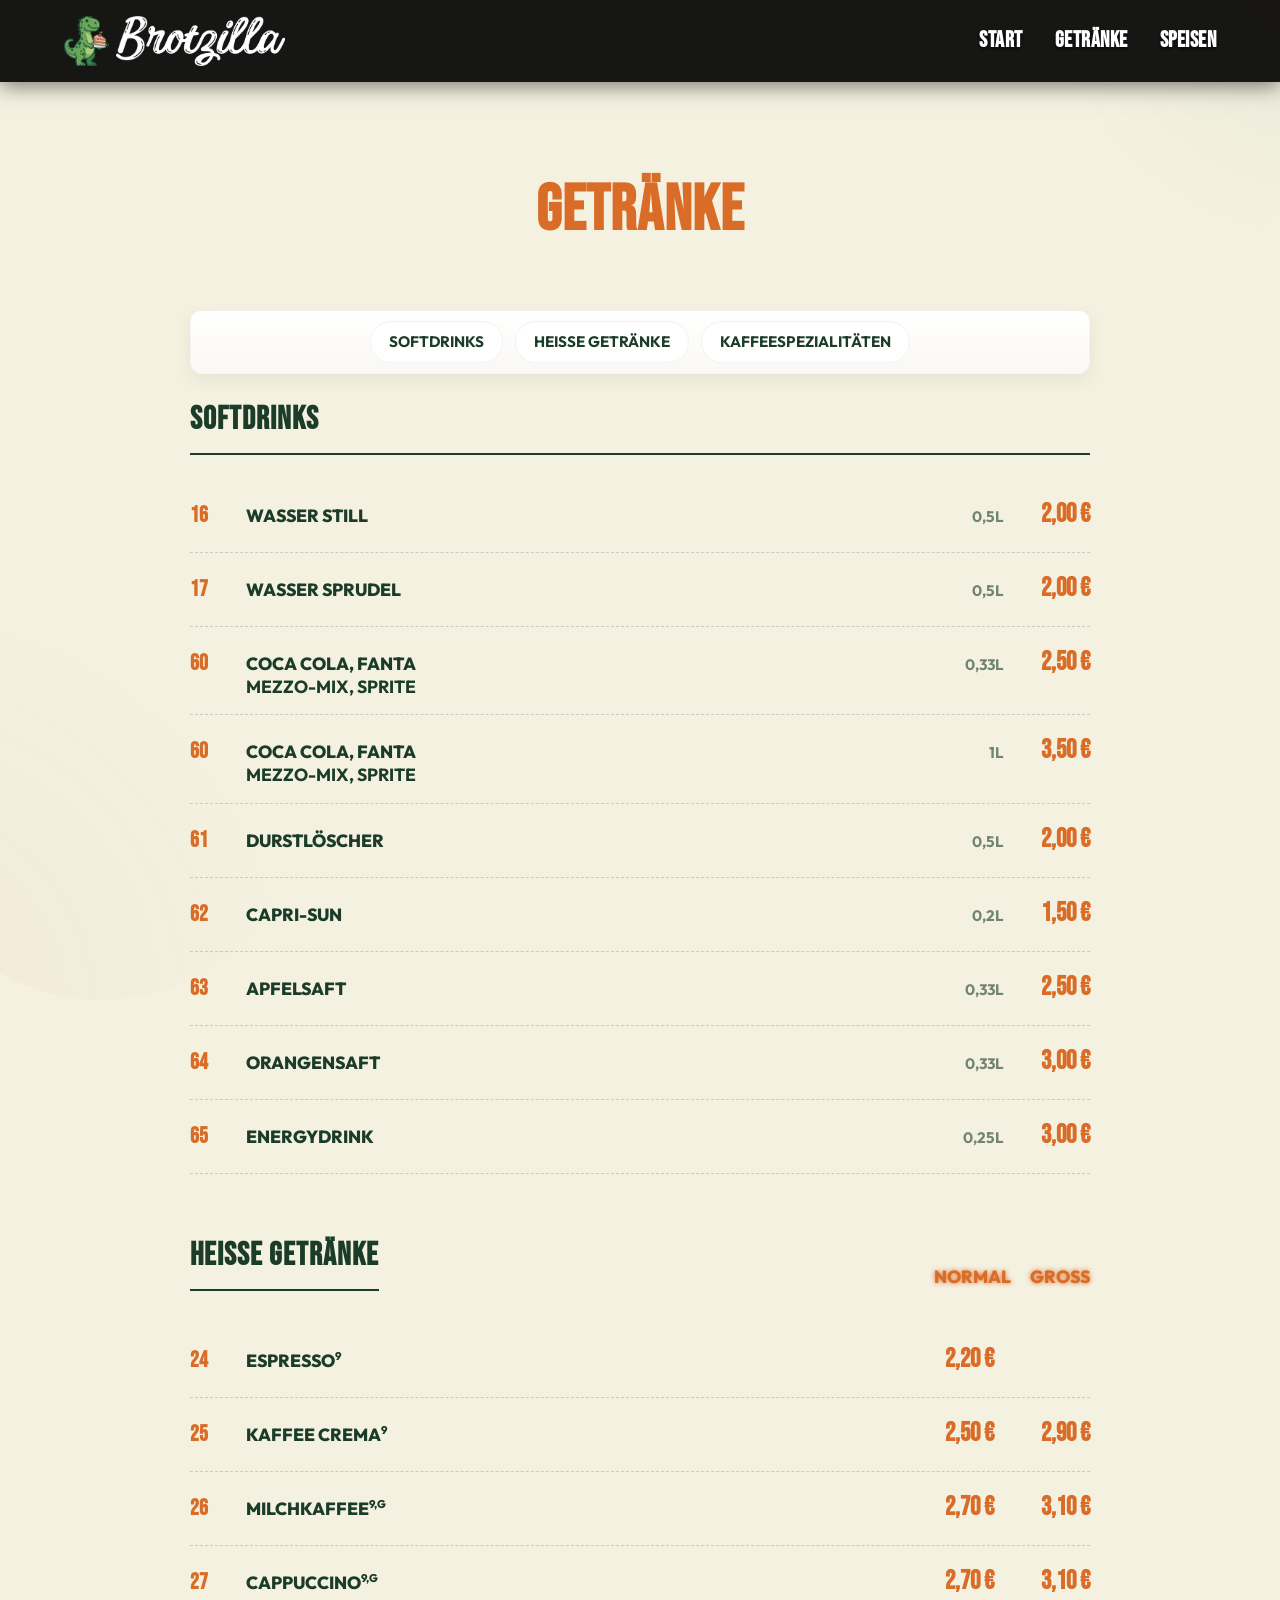
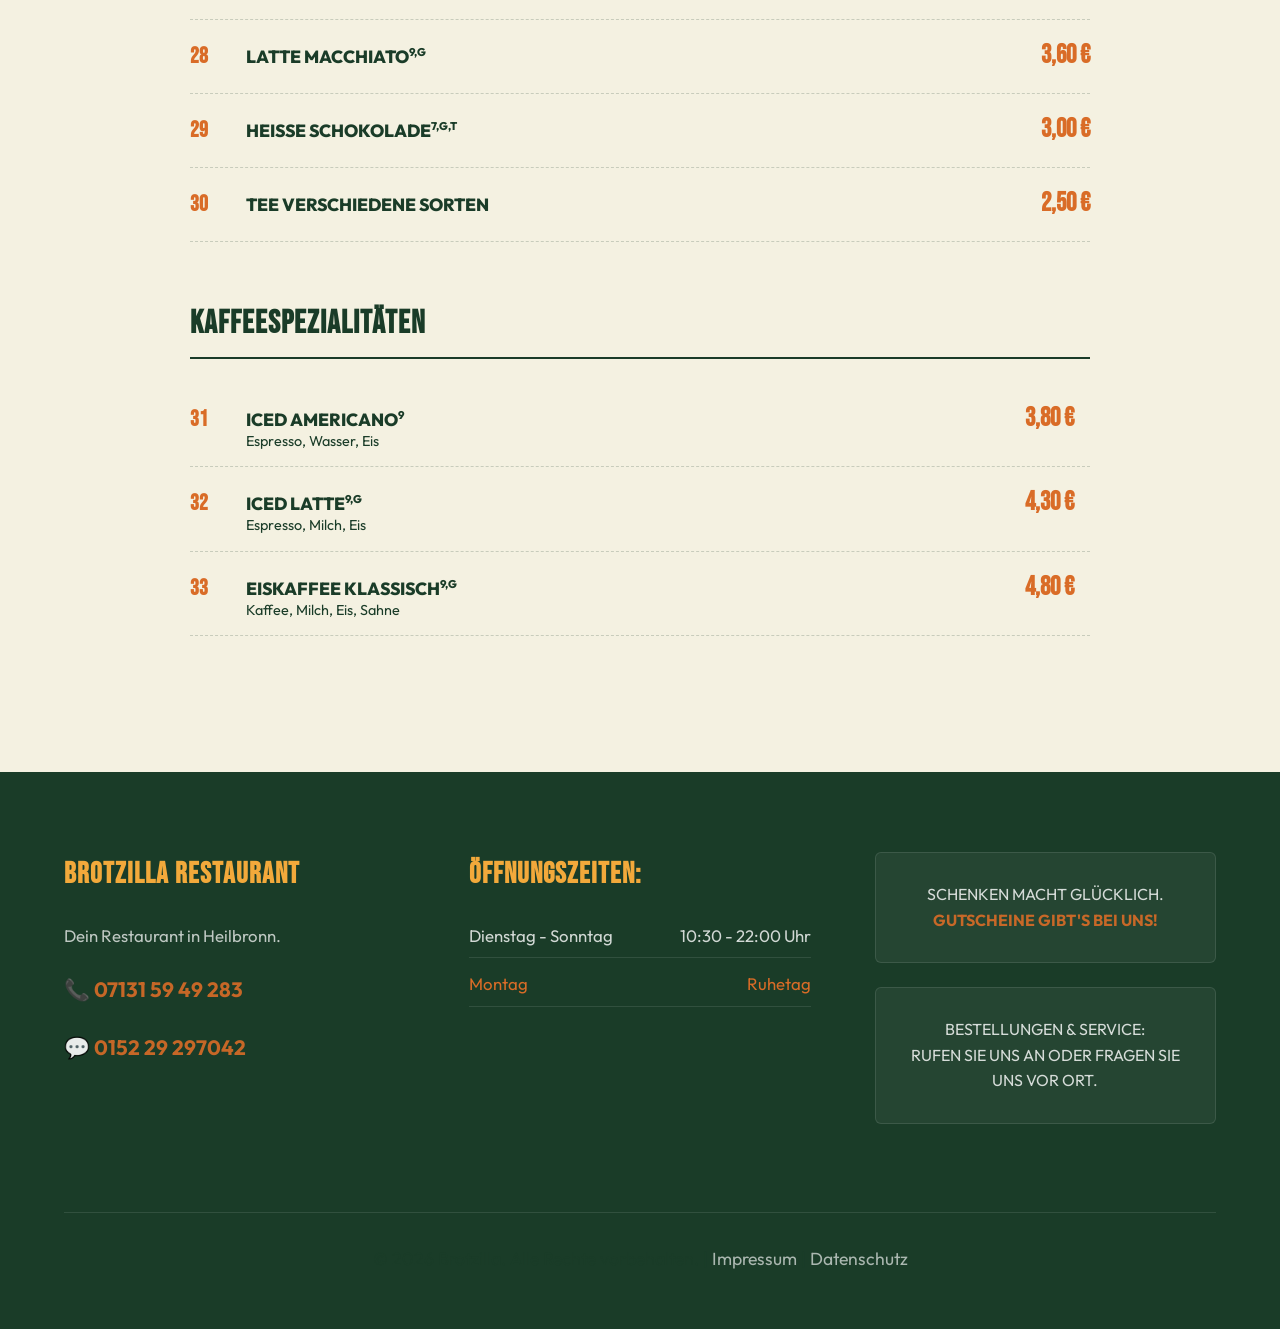
<file: getraenke.html>
<!DOCTYPE html>
<html lang="de">
<head>
    <meta charset="UTF-8">
    <meta name="viewport" content="width=device-width, initial-scale=1.0">
    <title>Brotzilla - Bäckerei & Frühstück</title>
    <meta name="description" content="Deine Bäckerei für monsterstarkes Frühstück und frisches Brot.">
    <link rel="preconnect" href="https://fonts.googleapis.com">
    <link rel="preconnect" href="https://fonts.gstatic.com" crossorigin>
    <link href="https://fonts.googleapis.com/css2?family=Bebas+Neue&family=Outfit:wght@300;400;600;800&display=swap" rel="stylesheet">
    <link rel="stylesheet" href="css/style.css">
</head>
<body>
    <header class="navbar">
        <a href="index.html" class="logo">
            <img src="img/Element 2@2x.png" alt="Brotzilla Icon" class="logo-img" width="40" height="44">
            <img src="img/Element 1@2x.webp" alt="Brotzilla" class="logo-img" width="149" height="44">
        </a>
        <nav>
            <div class="mobile-menu-toggle" id="mobile-menu">
                <span class="bar"></span>
                <span class="bar"></span>
                <span class="bar"></span>
            </div>
            <ul class="nav-links" id="nav-links">
                <li><a href="index.html#home">Start</a></li>
                <li><a href="getraenke.html">Getränke</a></li>
                <li><a href="speisen.html">Speisen</a></li>
                <li class="mobile-only" style="margin-top: 1.5rem;"><a href="impressum.html">Impressum</a></li>
                <li class="mobile-only"><a href="datenschutz.html">Datenschutz</a></li>
            </ul>
        </nav>
    </header>

    <main>
        <section id="menu" class="menu-section" style="padding-top: 10rem;">
            <div class="menu-container">
                <h2 class="menu-title">GETRÄNKE</h2>
                
                <div class="sub-nav">
                    <a href="#softdrinks">Softdrinks</a>
                    <a href="#heisse-getraenke">Heiße Getränke</a>
                    <a href="#kaffeespezialitaeten">Kaffeespezialitäten</a>
                </div>
                
                <div class="menu-category" id="softdrinks">
                    <h3 class="category-title">SOFTDRINKS</h3>
                    
                    <ul class="menu-list">
                        <li class="menu-item">
                            <span class="item-number">16</span>
                            <span class="item-name">WASSER STILL</span>
                            <span class="item-volume">0,5L</span>
                            <span class="item-price">2,00 €</span>
                        </li>
                        <li class="menu-item">
                            <span class="item-number">17</span>
                            <span class="item-name">WASSER SPRUDEL</span>
                            <span class="item-volume">0,5L</span>
                            <span class="item-price">2,00 €</span>
                        </li>
                        <li class="menu-item">
                            <span class="item-number">60</span>
                            <div class="item-name-group">
                                <span>COCA COLA, FANTA</span>
                                <span>MEZZO-MIX, SPRITE</span>
                            </div>
                            <span class="item-volume">0,33L</span>
                            <span class="item-price">2,50 €</span>
                        </li>
                        <li class="menu-item">
                            <span class="item-number">60</span>
                            <div class="item-name-group">
                                <span>COCA COLA, FANTA</span>
                                <span>MEZZO-MIX, SPRITE</span>
                            </div>
                            <span class="item-volume">1L</span>
                            <span class="item-price">3,50 €</span>
                        </li>
                        <li class="menu-item">
                            <span class="item-number">61</span>
                            <span class="item-name">DURSTLÖSCHER</span>
                            <span class="item-volume">0,5L</span>
                            <span class="item-price">2,00 €</span>
                        </li>
                        <li class="menu-item">
                            <span class="item-number">62</span>
                            <span class="item-name">CAPRI-SUN</span>
                            <span class="item-volume">0,2L</span>
                            <span class="item-price">1,50 €</span>
                        </li>
                        <li class="menu-item">
                            <span class="item-number">63</span>
                            <span class="item-name">APFELSAFT</span>
                            <span class="item-volume">0,33L</span>
                            <span class="item-price">2,50 €</span>
                        </li>
                        <li class="menu-item">
                            <span class="item-number">64</span>
                            <span class="item-name">ORANGENSAFT</span>
                            <span class="item-volume">0,33L</span>
                            <span class="item-price">3,00 €</span>
                        </li>
                        <li class="menu-item">
                            <span class="item-number">65</span>
                            <span class="item-name">ENERGYDRINK</span>
                            <span class="item-volume">0,25L</span>
                            <span class="item-price">3,00 €</span>
                        </li>
                    </ul>
                </div>
                
                <div class="menu-category" id="heisse-getraenke" style="margin-top: 3rem;">
                    <div class="category-header" style="display: flex; justify-content: space-between; align-items: flex-end; margin-bottom: 1.5rem; border-bottom: 1px solid rgba(255,255,255,0.1); padding-bottom: 0.5rem;">
                        <h3 class="category-title" style="margin-bottom: 0;">HEISSE GETRÄNKE</h3>
                        <div style="color: var(--primary); font-weight: 800; font-size: 1.1rem; text-shadow: 0 0 5px var(--primary); display: flex; gap: 1rem; min-width: 150px; justify-content: flex-end;">
                            <span style="width: 70px; text-align: right;">NORMAL</span>
                            <span style="width: 70px; text-align: right;">GROSS</span>
                        </div>
                    </div>
                    
                    <ul class="menu-list">
                        <li class="menu-item price-two-cols">
                            <span class="item-number">24</span>
                            <span class="item-name">ESPRESSO<span style="font-size: 0.7rem; vertical-align: super;">9</span></span>
                            <span class="item-price">2,20 €</span>
                            <span class="item-price"></span>
                        </li>
                        <li class="menu-item price-two-cols">
                            <span class="item-number">25</span>
                            <span class="item-name">KAFFEE CREMA<span style="font-size: 0.7rem; vertical-align: super;">9</span></span>
                            <span class="item-price">2,50 €</span>
                            <span class="item-price">2,90 €</span>
                        </li>
                        <li class="menu-item price-two-cols">
                            <span class="item-number">26</span>
                            <span class="item-name">MILCHKAFFEE<span style="font-size: 0.7rem; vertical-align: super;">9,G</span></span>
                            <span class="item-price">2,70 €</span>
                            <span class="item-price">3,10 €</span>
                        </li>
                        <li class="menu-item price-two-cols">
                            <span class="item-number">27</span>
                            <span class="item-name">CAPPUCCINO<span style="font-size: 0.7rem; vertical-align: super;">9,G</span></span>
                            <span class="item-price">2,70 €</span>
                            <span class="item-price">3,10 €</span>
                        </li>
                        <li class="menu-item price-two-cols">
                            <span class="item-number">28</span>
                            <span class="item-name">LATTE MACCHIATO<span style="font-size: 0.7rem; vertical-align: super;">9,G</span></span>
                            <span class="item-price"></span>
                            <span class="item-price">3,60 €</span>
                        </li>
                        <li class="menu-item price-two-cols">
                            <span class="item-number">29</span>
                            <span class="item-name">HEISSE SCHOKOLADE<span style="font-size: 0.7rem; vertical-align: super;">7,G,T</span></span>
                            <span class="item-price"></span>
                            <span class="item-price">3,00 €</span>
                        </li>
                        <li class="menu-item price-two-cols">
                            <span class="item-number">30</span>
                            <span class="item-name">TEE VERSCHIEDENE SORTEN</span>
                            <span class="item-price"></span>
                            <span class="item-price">2,50 €</span>
                        </li>
                    </ul>
                </div>
                
                <div class="menu-category" id="kaffeespezialitaeten" style="margin-top: 3rem;">
                    <h3 class="category-title">KAFFEESPEZIALITÄTEN</h3>
                    <ul class="menu-list">
                        <li class="menu-item">
                            <span class="item-number">31</span>
                            <div class="item-name-group">
                                <span>ICED AMERICANO<span style="font-size: 0.7rem; vertical-align: super;">9</span></span>
                                <span style="font-size: 0.9rem; color: var(--text-color); text-transform: none; font-weight: normal;">Espresso, Wasser, Eis</span>
                            </div>
                            <span class="item-price">3,80 €</span>
                        </li>
                        <li class="menu-item">
                            <span class="item-number">32</span>
                            <div class="item-name-group">
                                <span>ICED LATTE<span style="font-size: 0.7rem; vertical-align: super;">9,G</span></span>
                                <span style="font-size: 0.9rem; color: var(--text-color); text-transform: none; font-weight: normal;">Espresso, Milch, Eis</span>
                            </div>
                            <span class="item-price">4,30 €</span>
                        </li>
                        <li class="menu-item">
                            <span class="item-number">33</span>
                            <div class="item-name-group">
                                <span>EISKAFFEE KLASSISCH<span style="font-size: 0.7rem; vertical-align: super;">9,G</span></span>
                                <span style="font-size: 0.9rem; color: var(--text-color); text-transform: none; font-weight: normal;">Kaffee, Milch, Eis, Sahne</span>
                            </div>
                            <span class="item-price">4,80 €</span>
                        </li>
                    </ul>
                </div>
            </div>
        </section>
    </main>

    <footer class="main-footer" id="contact">
        <div class="footer-container">
            <div class="footer-info">
                <h3>Brotzilla Restaurant</h3>
                <p>Dein Restaurant in Heilbronn.</p>
                <p class="phone-number"><a href="tel:+4971315949283">📞 07131 59 49 283</a></p>
                <p class="phone-number"><a href="https://wa.me/4915229297042" target="_blank" rel="noopener">💬 0152 29 297042</a></p>
            </div>
            <div class="footer-hours">
                <h3>Öffnungszeiten:</h3>
                <ul>
                    <li><span>Dienstag - Sonntag</span><span>10:30 - 22:00 Uhr</span></li>
                    <li class="closed"><span>Montag</span><span>Ruhetag</span></li>
                </ul>
            </div>
            <div class="footer-extra">
                <div class="promo-box">
                    <p>SCHENKEN MACHT GLÜCKLICH.<br><span style="color: var(--primary); font-weight: bold;">GUTSCHEINE GIBT'S BEI UNS!</span></p>
                </div>
                <div class="service-box">
                    <p>BESTELLUNGEN & SERVICE:<br><span>RUFEN SIE UNS AN ODER FRAGEN SIE UNS VOR ORT.</span></p>
                </div>
            </div>
        </div>
        <div class="footer-bottom">
            <p>&copy; 2026 Brotzilla. Alle Rechte vorbehalten. | <a href="impressum.html" style="color: rgba(255,255,255,0.7); text-decoration: none;">Impressum</a> | <a href="datenschutz.html" style="color: rgba(255,255,255,0.7); text-decoration: none;">Datenschutz</a></p>
        </div>
    </footer>

    <script src="js/main.js?v=7"></script>
<button id="scrollTopBtn" class="scroll-top-btn" onclick="scrollToTop()" data-label="Nach oben" aria-label="Nach oben">
    <svg width="18" height="18" viewBox="0 0 24 24" fill="none" xmlns="http://www.w3.org/2000/svg" aria-hidden="true" focusable="false">
        <path d="M6 15l6-6 6 6" stroke="#0b2a1f" stroke-width="2" stroke-linecap="round" stroke-linejoin="round"/>
    </svg>
    <span class="scroll-top-label">Nach oben</span>
</button>
</body>
</html>
</file>
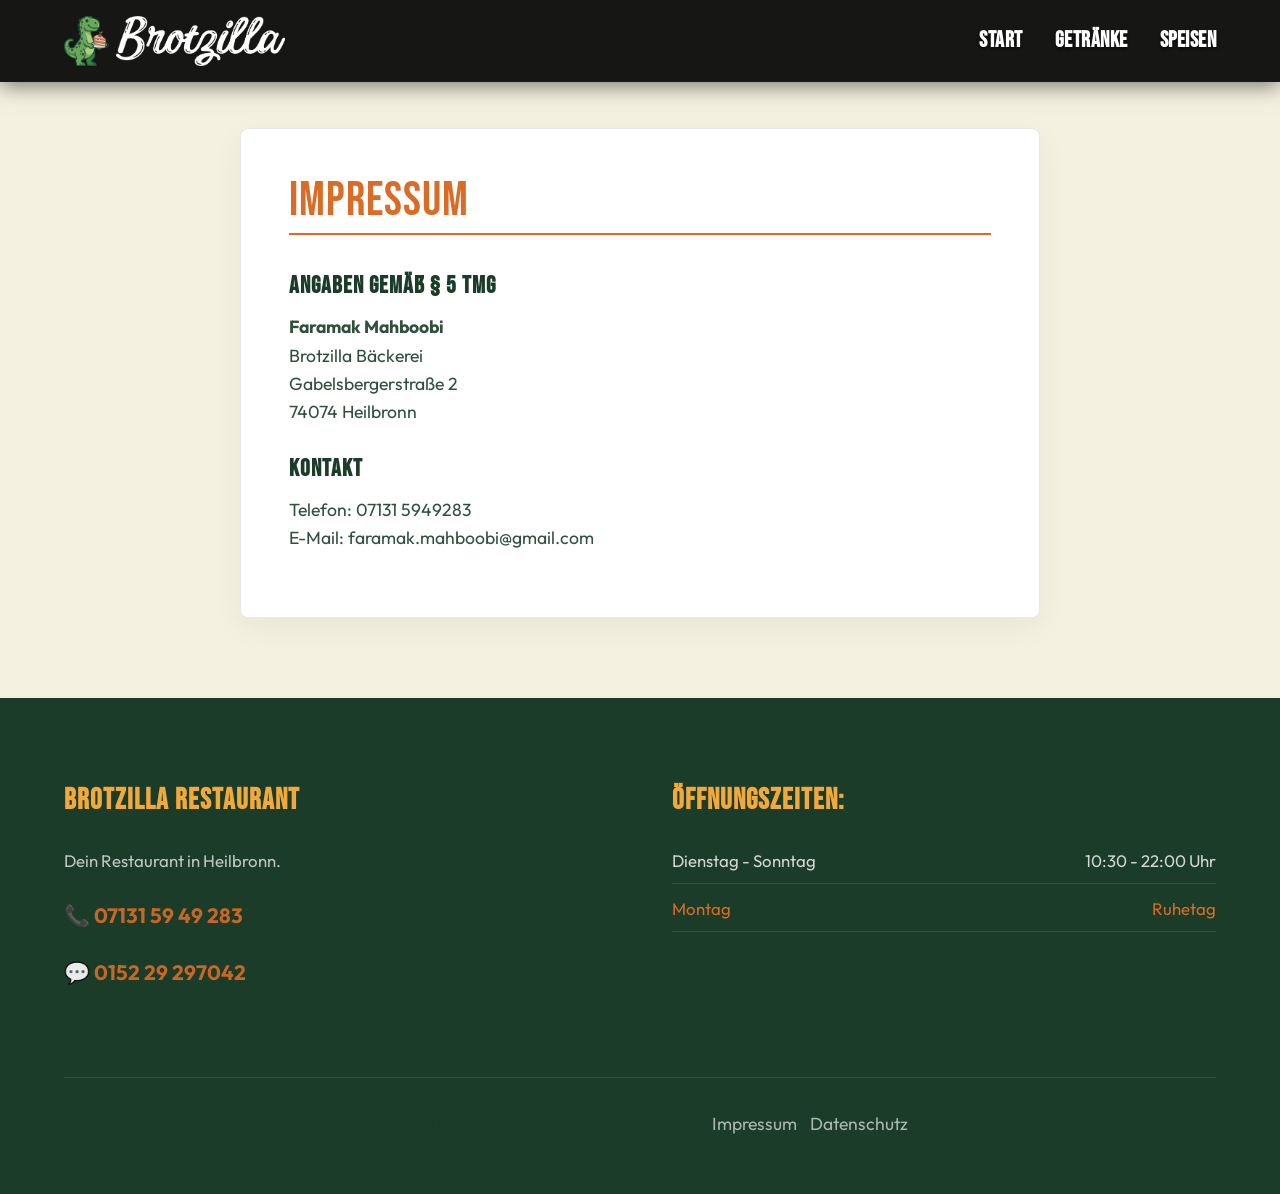
<file: impressum.html>
<!DOCTYPE html>
<html lang="de">
<head>
    <meta charset="UTF-8">
    <meta name="viewport" content="width=device-width, initial-scale=1.0">
    <title>Impressum - Brotzilla</title>
    <meta name="description" content="Impressum der Brotzilla Bäckerei.">
    <link href="https://fonts.googleapis.com/css2?family=Bebas+Neue&family=Outfit:wght@300;400;600;800&display=swap" rel="stylesheet">
    <link rel="stylesheet" href="css/style.css">
    <style>
        .impressum-section {
            padding: 8rem 5% 5rem 5%;
            min-height: 70vh;
            background: var(--bg-color);
            color: var(--text-color);
        }
        .impressum-container {
            max-width: 800px;
            margin: 0 auto;
            background: #fff;
            padding: 3rem;
            border-radius: 8px;
            box-shadow: 0 10px 30px rgba(0,0,0,0.05);
            border: 1px solid var(--glass-border);
        }
        .impressum-container h1 {
            font-size: 3rem;
            color: var(--primary);
            margin-bottom: 2rem;
            border-bottom: 2px solid var(--primary);
            padding-bottom: 0.5rem;
        }
        .impressum-container h3 {
            font-size: 1.5rem;
            margin-top: 1.5rem;
            margin-bottom: 0.5rem;
            color: var(--text-color);
            font-family: var(--font-heading);
            letter-spacing: 1px;
        }
        .impressum-container p {
            margin-bottom: 1rem;
            font-size: 1.1rem;
        }
        @media (max-width: 768px) {
            .impressum-section { padding: 6rem 5% 3rem 5%; }
            .impressum-container { padding: 1.5rem; }
            .impressum-container h1 { font-size: 2.2rem; word-break: break-word; hyphens: auto; }
        }
    </style>
</head>
<body>
    <header class="navbar">
        <a href="index.html" class="logo">
            <img src="img/Element 2@2x.png" alt="Brotzilla Icon" class="logo-img" width="40" height="44">
            <img src="img/Element 1@2x.webp" alt="Brotzilla" class="logo-img" width="149" height="44">
        </a>
        <nav>
            <div class="mobile-menu-toggle" id="mobile-menu">
                <span class="bar"></span>
                <span class="bar"></span>
                <span class="bar"></span>
            </div>
            <ul class="nav-links" id="nav-links">
                <li><a href="index.html">Start</a></li>
                <li><a href="getraenke.html">Getränke</a></li>
                <li><a href="speisen.html">Speisen</a></li>
                <li class="mobile-only" style="margin-top: 1.5rem;"><a href="impressum.html">Impressum</a></li>
                <li class="mobile-only"><a href="datenschutz.html">Datenschutz</a></li>
            </ul>
        </nav>
    </header>

    <main>
        <section class="impressum-section">
            <div class="impressum-container">
                <h1>Impressum</h1>
                
                <h3>Angaben gemäß § 5 TMG</h3>
                <p>
                    <strong>Faramak Mahboobi</strong><br>
                    Brotzilla Bäckerei<br>
                    Gabelsbergerstraße 2<br>
                    74074 Heilbronn
                </p>

                <h3>Kontakt</h3>
                <p>
                    Telefon: 07131 5949283<br>
                    E-Mail: faramak.mahboobi@gmail.com
                </p>
            </div>
        </section>
    </main>

    <footer class="main-footer" id="contact">
        <div class="footer-container">
            <div class="footer-info">
                <h3>Brotzilla Restaurant</h3>
                <p>Dein Restaurant in Heilbronn.</p>
                <p class="phone-number"><a href="tel:+4971315949283">📞 07131 59 49 283</a></p>
                <p class="phone-number"><a href="https://wa.me/4915229297042" target="_blank" rel="noopener">💬 0152 29 297042</a></p>
            </div>
            <div class="footer-hours">
                <h3>Öffnungszeiten:</h3>
                <ul>
                    <li><span>Dienstag - Sonntag</span><span>10:30 - 22:00 Uhr</span></li>
                    <li class="closed"><span>Montag</span><span>Ruhetag</span></li>
                </ul>
            </div>
        </div>
        <div class="footer-bottom">
            <p>&copy; 2026 Brotzilla. Alle Rechte vorbehalten. | <a href="impressum.html" style="color: rgba(255,255,255,0.7); text-decoration: none;">Impressum</a> | <a href="datenschutz.html" style="color: rgba(255,255,255,0.7); text-decoration: none;">Datenschutz</a></p>
        </div>
    </footer>

    <script src="js/main.js"></script>
</body>
</html>
</file>
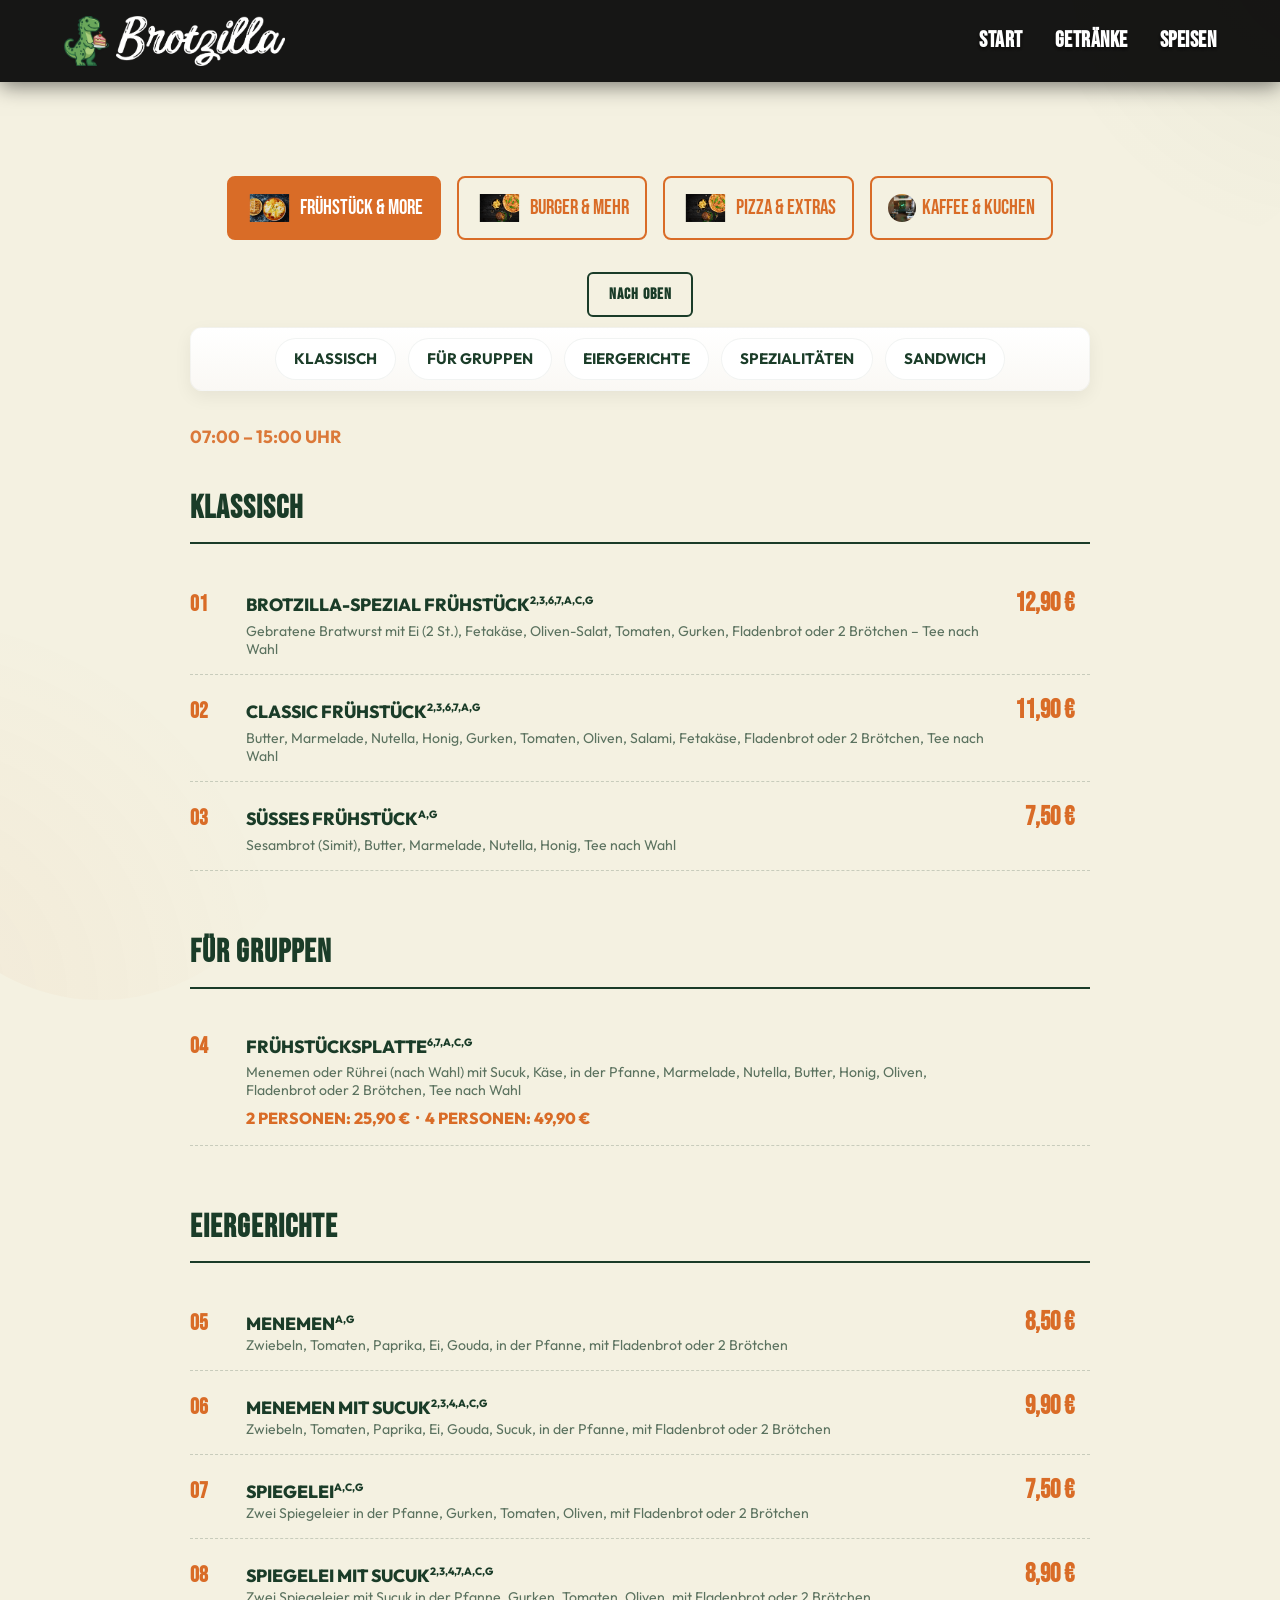
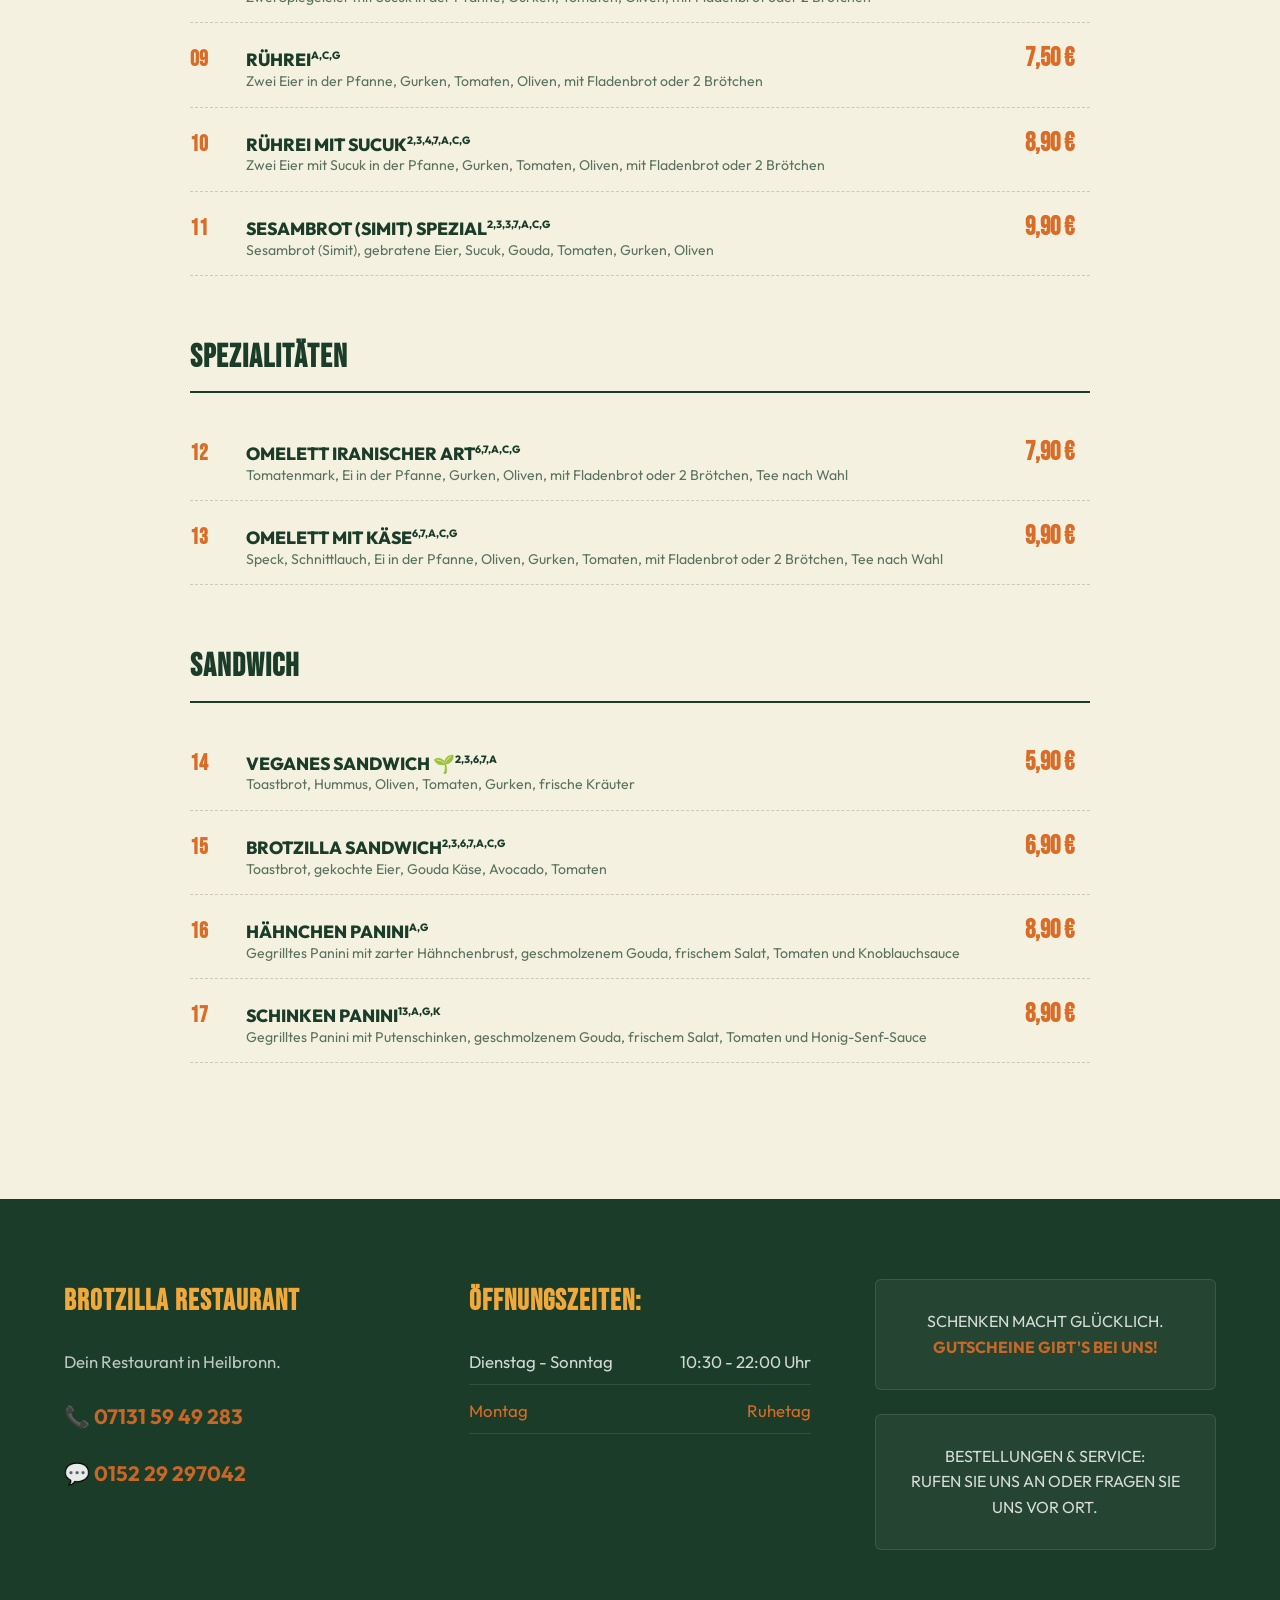
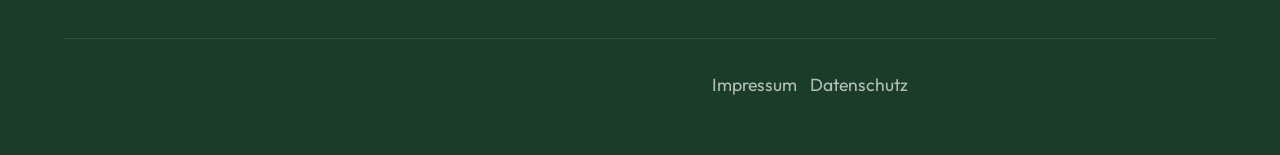
<file: speisen.html>
<!DOCTYPE html>
<html lang="de">
<head>
    <meta charset="UTF-8">
    <meta name="viewport" content="width=device-width, initial-scale=1.0">
    <title>Speisen - Brotzilla</title>
    <meta name="description" content="Unsere frischen Speisen und das monsterstarke Frühstück.">
    <link rel="preconnect" href="https://fonts.googleapis.com">
    <link rel="preconnect" href="https://fonts.gstatic.com" crossorigin>
    <link href="https://fonts.googleapis.com/css2?family=Bebas+Neue&family=Outfit:wght@300;400;600;800&display=swap" rel="stylesheet">
    <link rel="stylesheet" href="css/style.css">
</head>
<body>
    <header class="navbar">
        <a href="index.html" class="logo">
            <img src="img/Element 2@2x.png" alt="Brotzilla Icon" class="logo-img" width="40" height="44">
            <img src="img/Element 1@2x.webp" alt="Brotzilla" class="logo-img" width="149" height="44">
        </a>
        <nav>
            <div class="mobile-menu-toggle" id="mobile-menu">
                <span class="bar"></span>
                <span class="bar"></span>
                <span class="bar"></span>
            </div>
            <ul class="nav-links" id="nav-links">
                <li><a href="index.html#home">Start</a></li>
                <li><a href="getraenke.html">Getränke</a></li>
                <li><a href="speisen.html">Speisen</a></li>
                <li class="mobile-only" style="margin-top: 1.5rem;"><a href="impressum.html">Impressum</a></li>
                <li class="mobile-only"><a href="datenschutz.html">Datenschutz</a></li>
            </ul>
        </nav>
    </header>

    <main>
        <section class="menu-section" style="padding-top: 10rem;">
            <div class="menu-container">

                <div class="menu-tabs">
                    <button class="menu-tab-btn active" onclick="switchTab('tab-fruehstueck', this)">
                        <img src="img/SVG/1.webp" alt="" class="tab-icon"> FRÜHSTÜCK & MORE
                    </button>
                    <button class="menu-tab-btn" onclick="switchTab('tab-burger', this)">
                        <img src="img/SVG/2.webp" alt="" class="tab-icon"> BURGER & MEHR
                    </button>
                    <button class="menu-tab-btn" onclick="switchTab('tab-pizza', this)">
                        <img src="img/SVG/2.webp" alt="" class="tab-icon"> PIZZA & EXTRAS
                    </button>
                    <button class="menu-tab-btn" onclick="switchTab('tab-dessert', this)">
                        <img src="img/IMG_4373.webp" alt="" class="tab-icon tab-icon-photo"> KAFFEE & KUCHEN
                    </button>
                </div>
                    <div style="text-align:center;margin-top:2rem;">
                        <button class="btn-secondary back-to-top-inline" onclick="scrollToTop()">Nach oben</button>
                    </div>

                <!-- ── FRÜHSTÜCK ── -->
                <div id="tab-fruehstueck" class="tab-content active">
                    <div class="sub-nav" style="margin-bottom: 2rem;">
                        <a href="#klassisch">Klassisch</a>
                        <a href="#gruppen">Für Gruppen</a>
                        <a href="#eiergerichte">Eiergerichte</a>
                        <a href="#spezialitaeten">Spezialitäten</a>
                        <a href="#sandwich">Sandwich</a>
                    </div>

                    <p style="color:var(--primary); font-weight:700; text-transform:uppercase; margin-bottom:2rem;">07:00 – 15:00 Uhr</p>

                    <div class="menu-category" id="klassisch">
                        <h3 class="category-title">KLASSISCH</h3>
                        <ul class="menu-list">
                            <li class="menu-item">
                                <span class="item-number">01</span>
                                <div class="item-name-group">
                                    <span>BROTZILLA-SPEZIAL FRÜHSTÜCK<sup style="font-size:0.6em">2,3,6,7,A,C,G</sup></span>
                                    <span style="font-size:0.88rem;color:var(--text-color);text-transform:none;font-weight:normal;margin-top:0.3rem;opacity:0.7;">Gebratene Bratwurst mit Ei (2 St.), Fetakäse, Oliven-Salat, Tomaten, Gurken, Fladenbrot oder 2 Brötchen – Tee nach Wahl</span>
                                </div>
                                <span class="item-price">12,90 €</span>
                            </li>
                            <li class="menu-item">
                                <span class="item-number">02</span>
                                <div class="item-name-group">
                                    <span>CLASSIC FRÜHSTÜCK<sup style="font-size:0.6em">2,3,6,7,A,G</sup></span>
                                    <span style="font-size:0.88rem;color:var(--text-color);text-transform:none;font-weight:normal;margin-top:0.3rem;opacity:0.7;">Butter, Marmelade, Nutella, Honig, Gurken, Tomaten, Oliven, Salami, Fetakäse, Fladenbrot oder 2 Brötchen, Tee nach Wahl</span>
                                </div>
                                <span class="item-price">11,90 €</span>
                            </li>
                            <li class="menu-item">
                                <span class="item-number">03</span>
                                <div class="item-name-group">
                                    <span>SÜSSES FRÜHSTÜCK<sup style="font-size:0.6em">A,G</sup></span>
                                    <span style="font-size:0.88rem;color:var(--text-color);text-transform:none;font-weight:normal;margin-top:0.3rem;opacity:0.7;">Sesambrot (Simit), Butter, Marmelade, Nutella, Honig, Tee nach Wahl</span>
                                </div>
                                <span class="item-price">7,50 €</span>
                            </li>
                        </ul>
                    </div>

                    <div class="menu-category" id="gruppen" style="margin-top:3rem;">
                        <h3 class="category-title">FÜR GRUPPEN</h3>
                        <ul class="menu-list">
                            <li class="menu-item">
                                <span class="item-number">04</span>
                                <div class="item-name-group">
                                    <span>FRÜHSTÜCKSPLATTE<sup style="font-size:0.6em">6,7,A,C,G</sup></span>
                                    <span style="font-size:0.88rem;color:var(--text-color);text-transform:none;font-weight:normal;margin-top:0.3rem;opacity:0.7;">Menemen oder Rührei (nach Wahl) mit Sucuk, Käse, in der Pfanne, Marmelade, Nutella, Butter, Honig, Oliven, Fladenbrot oder 2 Brötchen, Tee nach Wahl</span>
                                    <span style="color:var(--primary);font-weight:800;font-size:1rem;margin-top:0.5rem;">2 Personen: 25,90 € &nbsp;·&nbsp; 4 Personen: 49,90 €</span>
                                </div>
                                <span class="item-price"></span>
                            </li>
                        </ul>
                    </div>

                    <div class="menu-category" id="eiergerichte" style="margin-top:3rem;">
                        <h3 class="category-title">EIERGERICHTE</h3>
                        <ul class="menu-list">
                            <li class="menu-item"><span class="item-number">05</span><div class="item-name-group"><span>MENEMEN<sup style="font-size:0.6em">A,G</sup></span><span style="font-size:0.88rem;color:var(--text-color);text-transform:none;font-weight:normal;opacity:0.7;">Zwiebeln, Tomaten, Paprika, Ei, Gouda, in der Pfanne, mit Fladenbrot oder 2 Brötchen</span></div><span class="item-price">8,50 €</span></li>
                            <li class="menu-item"><span class="item-number">06</span><div class="item-name-group"><span>MENEMEN MIT SUCUK<sup style="font-size:0.6em">2,3,4,A,C,G</sup></span><span style="font-size:0.88rem;color:var(--text-color);text-transform:none;font-weight:normal;opacity:0.7;">Zwiebeln, Tomaten, Paprika, Ei, Gouda, Sucuk, in der Pfanne, mit Fladenbrot oder 2 Brötchen</span></div><span class="item-price">9,90 €</span></li>
                            <li class="menu-item"><span class="item-number">07</span><div class="item-name-group"><span>SPIEGELEI<sup style="font-size:0.6em">A,C,G</sup></span><span style="font-size:0.88rem;color:var(--text-color);text-transform:none;font-weight:normal;opacity:0.7;">Zwei Spiegeleier in der Pfanne, Gurken, Tomaten, Oliven, mit Fladenbrot oder 2 Brötchen</span></div><span class="item-price">7,50 €</span></li>
                            <li class="menu-item"><span class="item-number">08</span><div class="item-name-group"><span>SPIEGELEI MIT SUCUK<sup style="font-size:0.6em">2,3,4,7,A,C,G</sup></span><span style="font-size:0.88rem;color:var(--text-color);text-transform:none;font-weight:normal;opacity:0.7;">Zwei Spiegeleier mit Sucuk in der Pfanne, Gurken, Tomaten, Oliven, mit Fladenbrot oder 2 Brötchen</span></div><span class="item-price">8,90 €</span></li>
                            <li class="menu-item"><span class="item-number">09</span><div class="item-name-group"><span>RÜHREI<sup style="font-size:0.6em">A,C,G</sup></span><span style="font-size:0.88rem;color:var(--text-color);text-transform:none;font-weight:normal;opacity:0.7;">Zwei Eier in der Pfanne, Gurken, Tomaten, Oliven, mit Fladenbrot oder 2 Brötchen</span></div><span class="item-price">7,50 €</span></li>
                            <li class="menu-item"><span class="item-number">10</span><div class="item-name-group"><span>RÜHREI MIT SUCUK<sup style="font-size:0.6em">2,3,4,7,A,C,G</sup></span><span style="font-size:0.88rem;color:var(--text-color);text-transform:none;font-weight:normal;opacity:0.7;">Zwei Eier mit Sucuk in der Pfanne, Gurken, Tomaten, Oliven, mit Fladenbrot oder 2 Brötchen</span></div><span class="item-price">8,90 €</span></li>
                            <li class="menu-item"><span class="item-number">11</span><div class="item-name-group"><span>SESAMBROT (SIMIT) SPEZIAL<sup style="font-size:0.6em">2,3,3,7,A,C,G</sup></span><span style="font-size:0.88rem;color:var(--text-color);text-transform:none;font-weight:normal;opacity:0.7;">Sesambrot (Simit), gebratene Eier, Sucuk, Gouda, Tomaten, Gurken, Oliven</span></div><span class="item-price">9,90 €</span></li>
                        </ul>
                    </div>

                    <div class="menu-category" id="spezialitaeten" style="margin-top:3rem;">
                        <h3 class="category-title">SPEZIALITÄTEN</h3>
                        <ul class="menu-list">
                            <li class="menu-item"><span class="item-number">12</span><div class="item-name-group"><span>OMELETT IRANISCHER ART<sup style="font-size:0.6em">6,7,A,C,G</sup></span><span style="font-size:0.88rem;color:var(--text-color);text-transform:none;font-weight:normal;opacity:0.7;">Tomatenmark, Ei in der Pfanne, Gurken, Oliven, mit Fladenbrot oder 2 Brötchen, Tee nach Wahl</span></div><span class="item-price">7,90 €</span></li>
                            <li class="menu-item"><span class="item-number">13</span><div class="item-name-group"><span>OMELETT MIT KÄSE<sup style="font-size:0.6em">6,7,A,C,G</sup></span><span style="font-size:0.88rem;color:var(--text-color);text-transform:none;font-weight:normal;opacity:0.7;">Speck, Schnittlauch, Ei in der Pfanne, Oliven, Gurken, Tomaten, mit Fladenbrot oder 2 Brötchen, Tee nach Wahl</span></div><span class="item-price">9,90 €</span></li>
                        </ul>
                    </div>

                    <div class="menu-category" id="sandwich" style="margin-top:3rem;">
                        <h3 class="category-title">SANDWICH</h3>
                        <ul class="menu-list">
                            <li class="menu-item"><span class="item-number">14</span><div class="item-name-group"><span>VEGANES SANDWICH 🌱<sup style="font-size:0.6em">2,3,6,7,A</sup></span><span style="font-size:0.88rem;color:var(--text-color);text-transform:none;font-weight:normal;opacity:0.7;">Toastbrot, Hummus, Oliven, Tomaten, Gurken, frische Kräuter</span></div><span class="item-price">5,90 €</span></li>
                            <li class="menu-item"><span class="item-number">15</span><div class="item-name-group"><span>BROTZILLA SANDWICH<sup style="font-size:0.6em">2,3,6,7,A,C,G</sup></span><span style="font-size:0.88rem;color:var(--text-color);text-transform:none;font-weight:normal;opacity:0.7;">Toastbrot, gekochte Eier, Gouda Käse, Avocado, Tomaten</span></div><span class="item-price">6,90 €</span></li>
                            <li class="menu-item"><span class="item-number">16</span><div class="item-name-group"><span>HÄHNCHEN PANINI<sup style="font-size:0.6em">A,G</sup></span><span style="font-size:0.88rem;color:var(--text-color);text-transform:none;font-weight:normal;opacity:0.7;">Gegrilltes Panini mit zarter Hähnchenbrust, geschmolzenem Gouda, frischem Salat, Tomaten und Knoblauchsauce</span></div><span class="item-price">8,90 €</span></li>
                            <li class="menu-item"><span class="item-number">17</span><div class="item-name-group"><span>SCHINKEN PANINI<sup style="font-size:0.6em">13,A,G,K</sup></span><span style="font-size:0.88rem;color:var(--text-color);text-transform:none;font-weight:normal;opacity:0.7;">Gegrilltes Panini mit Putenschinken, geschmolzenem Gouda, frischem Salat, Tomaten und Honig-Senf-Sauce</span></div><span class="item-price">8,90 €</span></li>
                        </ul>
                    </div>
                </div>

                <!-- ── BURGER & MEHR ── -->
                <div id="tab-burger" class="tab-content">
                    <div class="sub-nav" style="margin-bottom:2rem;">
                        <a href="#burger">Burger</a>
                        <a href="#fastfood">Fastfood</a>
                        <a href="#salate">Salate</a>
                    </div>

                    <div class="menu-category" id="burger">
                        <h3 class="category-title">BURGER</h3>
                        <p style="font-size:0.9rem;margin-bottom:1.5rem;opacity:0.7;">Alle Burger mit Rindfleisch-Patty, Gurken, Tomaten, Salat, Natur- oder karamellisierten Zwiebeln und Burgersoße.</p>
                        <ul class="menu-list">
                            <li class="menu-item"><span class="item-number">48</span><span class="item-name">XXL HAMBURGER<sup style="font-size:0.6em">2,3,A,C,G,K,L</sup></span><span class="item-price">9,50 €</span></li>
                            <li class="menu-item"><span class="item-number">49</span><span class="item-name">XXL BBQ BURGER<sup style="font-size:0.6em">1,2,4,A,F,J,K,L</sup></span><span class="item-price">10,50 €</span></li>
                            <li class="menu-item"><span class="item-number">50</span><span class="item-name">XXL CHEESEBURGER<sup style="font-size:0.6em">1,A,G,L</sup></span><span class="item-price">10,50 €</span></li>
                            <li class="menu-item"><span class="item-number">51</span><span class="item-name">XXL CHILI CHEESE BURGER<sup style="font-size:0.6em">1,2,A,G,L</sup></span><span class="item-price">10,50 €</span></li>
                            <li class="menu-item"><span class="item-number">52</span><span class="item-name">XXL CHICKEN BURGER<sup style="font-size:0.6em">1,2,A,G,L</sup></span><span class="item-price">8,50 €</span></li>
                            <li class="menu-item"><span class="item-number">53</span><span class="item-name">XXL CHICKEN CHEESEBURGER<sup style="font-size:0.6em">1,2,A,G,L</sup></span><span class="item-price">9,50 €</span></li>
                        </ul>
                        <h3 class="category-title" style="margin-top:2rem;">DAS BURGER-DUO <span style="font-size:0.85rem;font-weight:400;opacity:0.6;">Mit Beilage Pommes</span></h3>
                        <ul class="menu-list">
                            <li class="menu-item"><span class="item-number">54</span><span class="item-name">2X BURGER L HAMBURGER<sup style="font-size:0.6em">2,3,A,C,G,K,L</sup></span><span class="item-price">12,90 €</span></li>
                            <li class="menu-item"><span class="item-number">55</span><span class="item-name">2X BURGER L BBQ BURGER<sup style="font-size:0.6em">1,2,4,A,F,J,K,L</sup></span><span class="item-price">13,90 €</span></li>
                            <li class="menu-item"><span class="item-number">56</span><span class="item-name">2X BURGER L CHEESEBURGER<sup style="font-size:0.6em">1,A,G,L</sup></span><span class="item-price">13,90 €</span></li>
                            <li class="menu-item"><span class="item-number">57</span><span class="item-name">2X BURGER L CHILI CHEESE BURGER<sup style="font-size:0.6em">1,2,A,G,L</sup></span><span class="item-price">13,90 €</span></li>
                        </ul>
                    </div>

                    <div class="menu-category" id="fastfood" style="margin-top:3rem;">
                        <h3 class="category-title">FASTFOOD</h3>
                        <p style="font-size:0.9rem;margin-bottom:1.5rem;opacity:0.7;">Mit Beilage: Pommes, Kroketten, Wilde Kartoffeln</p>
                        <ul class="menu-list">
                            <li class="menu-item"><span class="item-number">18</span><div class="item-name-group"><span>CHICKEN NUGGETS<sup style="font-size:0.6em">A,C</sup></span><span style="font-size:0.85rem;opacity:0.6;font-weight:400;">10 Stück</span></div><span class="item-price">10,00 €</span></li>
                            <li class="menu-item"><span class="item-number">19</span><div class="item-name-group"><span>CEVAPCICI<sup style="font-size:0.6em">A</sup></span><span style="font-size:0.85rem;opacity:0.6;font-weight:400;">10 Stück</span></div><span class="item-price">13,00 €</span></li>
                            <li class="menu-item"><span class="item-number">20</span><div class="item-name-group"><span>CHICKEN FINGERS<sup style="font-size:0.6em">A,C</sup></span><span style="font-size:0.85rem;opacity:0.6;font-weight:400;">7 Stück</span></div><span class="item-price">10,00 €</span></li>
                            <li class="menu-item"><span class="item-number">21</span><div class="item-name-group"><span>MOZZARELLA STICKS<sup style="font-size:0.6em">A,C,G</sup></span><span style="font-size:0.85rem;opacity:0.6;font-weight:400;">10 Stück</span></div><span class="item-price">10,00 €</span></li>
                            <li class="menu-item"><span class="item-number">22</span><span class="item-name">POMMES FRITES</span><span class="item-price">4,00 €</span></li>
                            <li class="menu-item"><span class="item-number">23</span><span class="item-name">WILDE KARTOFFELN</span><span class="item-price">5,00 €</span></li>
                            <li class="menu-item"><span class="item-number">24</span><div class="item-name-group"><span>BROTZILLA MIX<sup style="font-size:0.6em">A,C,G</sup></span><span style="font-size:0.85rem;opacity:0.6;font-weight:400;">4 Chicken Nuggets, 3 Chicken Fingers, 3 Mozzarella Sticks</span></div><span class="item-price">10,00 €</span></li>
                        </ul>
                    </div>

                    <div class="menu-category" id="salate" style="margin-top:3rem;">
                        <h3 class="category-title">SALATE</h3>
                        <p style="font-size:0.9rem;margin-bottom:1.5rem;opacity:0.7;">Dressing: Joghurt, Essigöl, French</p>
                        <ul class="menu-list">
                            <li class="menu-item"><span class="item-number">25</span><span class="item-name">KARTOFFELSALAT<sup style="font-size:0.6em">C,K,G</sup></span><span class="item-price">6,50 €</span></li>
                            <li class="menu-item"><span class="item-number">26</span><div class="item-name-group"><span>INSALATA VERDE</span><span style="font-size:0.85rem;opacity:0.6;font-weight:400;">Grüner Salat, Gurken, Paprika, grüne Peperoni</span></div><span class="item-price">6,50 €</span></li>
                            <li class="menu-item"><span class="item-number">27</span><div class="item-name-group"><span>TOMATENSALAT</span><span style="font-size:0.85rem;opacity:0.6;font-weight:400;">Grüner Salat, Tomatenscheiben</span></div><span class="item-price">6,50 €</span></li>
                            <li class="menu-item"><span class="item-number">28</span><div class="item-name-group"><span>GURKENSALAT</span><span style="font-size:0.85rem;opacity:0.6;font-weight:400;">Grüner Salat, Gurkenscheiben</span></div><span class="item-price">6,50 €</span></li>
                            <li class="menu-item"><span class="item-number">29</span><div class="item-name-group"><span>INSALATA MISTA<sup style="font-size:0.6em">G</sup></span><span style="font-size:0.85rem;opacity:0.6;font-weight:400;">Gemischter Salat, Gurken, Tomaten, Paprika, rote Zwiebeln</span></div><span class="item-price">8,50 €</span></li>
                            <li class="menu-item"><span class="item-number">30</span><div class="item-name-group"><span>INSALATA VENEZIA<sup style="font-size:0.6em">D,G</sup></span><span style="font-size:0.85rem;opacity:0.6;font-weight:400;">Gemischter Salat, Thunfisch, Zwiebeln</span></div><span class="item-price">8,50 €</span></li>
                            <li class="menu-item"><span class="item-number">31</span><div class="item-name-group"><span>INSALATA LUCCA<sup style="font-size:0.6em">2,3,6,7,A,C,G</sup></span><span style="font-size:0.85rem;opacity:0.6;font-weight:400;">Gemischter Salat, Schinken, Ei, Oliven, Zwiebeln, Hirtenkäse</span></div><span class="item-price">8,50 €</span></li>
                            <li class="menu-item"><span class="item-number">32</span><div class="item-name-group"><span>SALAT NIZZA<sup style="font-size:0.6em">6,D</sup></span><span style="font-size:0.85rem;opacity:0.6;font-weight:400;">Grüner Salat, Tomaten, Gurken, Oliven, Thunfisch, Zwiebeln</span></div><span class="item-price">8,50 €</span></li>
                            <li class="menu-item"><span class="item-number">33</span><div class="item-name-group"><span>BAUERNSALAT<sup style="font-size:0.6em">6,G</sup></span><span style="font-size:0.85rem;opacity:0.6;font-weight:400;">Grüner Salat, Hirtenkäse, Oliven, Karotten, Zwiebeln, Peperoni, Tomaten, Gurken</span></div><span class="item-price">9,00 €</span></li>
                        </ul>
                    </div>
                </div>

                <!-- ── PIZZA & EXTRAS ── -->
                <div id="tab-pizza" class="tab-content">
                    <div class="sub-nav" style="margin-bottom:2rem;">
                        <a href="#pizza">Pizza</a>
                        <a href="#extras">Extras</a>
                        <a href="#mittagsangebote">Angebote</a>
                    </div>

                    <div class="menu-category" id="pizza" style="margin-top:2rem;">
                        <div style="display:flex;justify-content:space-between;align-items:flex-end;margin-bottom:1.5rem;border-bottom:2px solid var(--glass-border);padding-bottom:0.5rem;">
                            <h3 class="category-title" style="margin-bottom:0;border:none;padding-bottom:0;">PIZZA <span style="font-size:1rem;font-weight:400;color:var(--primary);">by Brotzilla</span></h3>
                            <div style="display:flex;gap:0.4rem;font-size:0.75rem;font-weight:700;color:var(--primary);text-align:center;">
                                <span style="width:50px;">KLEIN<br><span style="opacity:0.6;font-weight:400;">Ø 28</span></span>
                                <span style="width:50px;">GROSS<br><span style="opacity:0.6;font-weight:400;">Ø 32</span></span>
                                <span style="width:56px;">FAMILIE<br><span style="opacity:0.6;font-weight:400;">46×33</span></span>
                                <span style="width:56px;">PARTY<br><span style="opacity:0.6;font-weight:400;">60×40</span></span>
                            </div>
                        </div>

                        <ul class="menu-list">
                            <li class="menu-item price-four-cols"><span class="item-number">34</span><span class="item-name">MARGHERITA <sup style="font-size:0.6em">A,G</sup></span><div class="price-four-cols-wrapper"><span class="item-price" data-label="Klein">8,50 €</span><span class="item-price" data-label="Groß">10,50 €</span><span class="item-price" data-label="Fam.">17,00 €</span><span class="item-price" data-label="Party">22,00 €</span></div></li>
                            <li class="menu-item price-four-cols"><span class="item-number">35</span><span class="item-name">SCHINKEN</span><div class="price-four-cols-wrapper"><span class="item-price" data-label="Klein">9,00 €</span><span class="item-price" data-label="Groß">11,00 €</span><span class="item-price" data-label="Fam.">19,00 €</span><span class="item-price" data-label="Party">24,50 €</span></div></li>
                            <li class="menu-item price-four-cols"><span class="item-number">36</span><span class="item-name">SALAMI</span><div class="price-four-cols-wrapper"><span class="item-price" data-label="Klein">9,00 €</span><span class="item-price" data-label="Groß">11,00 €</span><span class="item-price" data-label="Fam.">19,00 €</span><span class="item-price" data-label="Party">24,50 €</span></div></li>
                            <li class="menu-item price-four-cols"><span class="item-number">37</span><span class="item-name">CHAMPIGNONS</span><div class="price-four-cols-wrapper"><span class="item-price" data-label="Klein">9,00 €</span><span class="item-price" data-label="Groß">11,00 €</span><span class="item-price" data-label="Fam.">19,00 €</span><span class="item-price" data-label="Party">24,50 €</span></div></li>
                            <li class="menu-item price-four-cols"><span class="item-number">38</span><span class="item-name">SALAMI, SCHINKEN</span><div class="price-four-cols-wrapper"><span class="item-price" data-label="Klein">9,50 €</span><span class="item-price" data-label="Groß">11,50 €</span><span class="item-price" data-label="Fam.">20,50 €</span><span class="item-price" data-label="Party">27,00 €</span></div></li>
                            <li class="menu-item price-four-cols"><span class="item-number">39</span><span class="item-name">SALAMI, CHAMPIGNONS</span><div class="price-four-cols-wrapper"><span class="item-price" data-label="Klein">9,50 €</span><span class="item-price" data-label="Groß">11,50 €</span><span class="item-price" data-label="Fam.">20,50 €</span><span class="item-price" data-label="Party">27,00 €</span></div></li>
                            <li class="menu-item price-four-cols"><span class="item-number">40</span><span class="item-name">SCHINKEN, CHAMPIGNONS</span><div class="price-four-cols-wrapper"><span class="item-price" data-label="Klein">9,50 €</span><span class="item-price" data-label="Groß">11,50 €</span><span class="item-price" data-label="Fam.">20,50 €</span><span class="item-price" data-label="Party">27,00 €</span></div></li>
                            <li class="menu-item price-four-cols"><span class="item-number">41</span><span class="item-name">THUNFISCH, ZWIEBELN</span><div class="price-four-cols-wrapper"><span class="item-price" data-label="Klein">9,50 €</span><span class="item-price" data-label="Groß">11,50 €</span><span class="item-price" data-label="Fam.">20,50 €</span><span class="item-price" data-label="Party">27,00 €</span></div></li>
                            <li class="menu-item price-four-cols"><span class="item-number">42</span><span class="item-name">SUCUK, ZWIEBELN</span><div class="price-four-cols-wrapper"><span class="item-price" data-label="Klein">10,50 €</span><span class="item-price" data-label="Groß">13,00 €</span><span class="item-price" data-label="Fam.">23,50 €</span><span class="item-price" data-label="Party">31,00 €</span></div></li>
                            <li class="menu-item price-four-cols"><span class="item-number">43</span><span class="item-name">SUCUK, PEPERONI</span><div class="price-four-cols-wrapper"><span class="item-price" data-label="Klein">10,50 €</span><span class="item-price" data-label="Groß">13,00 €</span><span class="item-price" data-label="Fam.">23,50 €</span><span class="item-price" data-label="Party">31,00 €</span></div></li>
                            <li class="menu-item price-four-cols"><span class="item-number">44</span><div class="item-name-group"><span>CHICKEN SPEZIAL</span><span style="font-size:0.85rem;opacity:0.6;font-weight:400;">Hähnchen, Zwiebeln, Knoblauch</span></div><div class="price-four-cols-wrapper"><span class="item-price" data-label="Klein">10,50 €</span><span class="item-price" data-label="Groß">13,00 €</span><span class="item-price" data-label="Fam.">23,50 €</span><span class="item-price" data-label="Party">31,00 €</span></div></li>
                            <li class="menu-item price-four-cols"><span class="item-number">45</span><div class="item-name-group"><span>PIZZA VEGETARIERI</span><span style="font-size:0.85rem;opacity:0.6;font-weight:400;">Spinat, Mozzarella, Zwiebeln</span></div><div class="price-four-cols-wrapper"><span class="item-price" data-label="Klein">9,50 €</span><span class="item-price" data-label="Groß">10,50 €</span><span class="item-price" data-label="Fam.">20,50 €</span><span class="item-price" data-label="Party">28,50 €</span></div></li>
                        </ul>

                        <ul class="menu-list" style="margin-top:1.5rem;">
                            <li class="menu-item"><span class="item-number">46</span><span class="item-name">PIZZABROT</span><span class="item-price">4,50 €</span></li>
                            <li class="menu-item"><span class="item-number">47</span><span class="item-name">PIZZABROT mit Knoblauch und Olivenöl</span><span class="item-price">5,50 €</span></li>
                        </ul>
                    </div>

                    <div class="menu-category" id="extras" style="margin-top:3rem;">
                        <h3 class="category-title">EXTRAS</h3>
                        <ul class="menu-list">
                            <li class="menu-item price-four-cols">
                                <span class="item-number">+</span>
                                <div class="item-name-group"><span style="color:var(--primary);">Extra Zutat</span><span style="font-size:0.85rem;opacity:0.6;font-weight:400;">Schinken, Salami, Putenschinken, Zwiebeln, Pilze, Paprika, Knoblauch, Oliven, Mais</span></div>
                                <div class="price-four-cols-wrapper"><span class="item-price" data-label="Klein">1,00 €</span><span class="item-price" data-label="Groß">1,00 €</span><span class="item-price" data-label="Fam.">2,00 €</span><span class="item-price" data-label="Party">2,50 €</span></div>
                            </li>
                            <li class="menu-item price-four-cols">
                                <span class="item-number">+</span>
                                <span class="item-name" style="color:var(--primary);">Käserandfüllung</span>
                                <div class="price-four-cols-wrapper"><span class="item-price" data-label="Klein">2,50 €</span><span class="item-price" data-label="Groß">3,50 €</span><span class="item-price" data-label="Fam.">5,00 €</span><span class="item-price" data-label="Party">8,00 €</span></div>
                            </li>
                        </ul>
                    </div>

                    <div class="menu-category" id="mittagsangebote" style="margin-top:3rem;">
                        <h3 class="category-title" style="border:none;margin-bottom:0;">MITTAGSANGEBOTE</h3>
                        <p style="color:var(--primary);font-weight:bold;margin-bottom:1.5rem;text-transform:uppercase;">DI – FR : 11:00 – 14:00 Uhr</p>
                        <div style="display:flex;gap:1rem;flex-wrap:wrap;">
                            <div class="highlight-box" style="flex:1;min-width:250px;display:flex;justify-content:space-between;align-items:center;padding:1.5rem !important;">
                                <div style="font-weight:800;line-height:1.3;">Pizza Ø 28 mit 3<br>Zutaten +<br>Beilagensalat</div>
                                <div style="text-align:right;"><div style="font-family:var(--font-heading);font-size:2.5rem;line-height:1;">9,00 €</div><div style="font-size:0.7rem;opacity:0.6;">zzgl. Lieferkosten</div></div>
                            </div>
                            <div class="highlight-box" style="flex:1;min-width:250px;display:flex;justify-content:space-between;align-items:center;padding:1.5rem !important;">
                                <div style="font-weight:800;line-height:1.3;">Pizza Ø 32 mit 3<br>Zutaten +<br>Beilagensalat</div>
                                <div style="text-align:right;"><div style="font-family:var(--font-heading);font-size:2.5rem;line-height:1;">11,00 €</div><div style="font-size:0.7rem;opacity:0.6;">zzgl. Lieferkosten</div></div>
                            </div>
                        </div>
                    </div>
                </div>

                <!-- ── KAFFEE & KUCHEN ── -->
                <div id="tab-dessert" class="tab-content">
                    <div class="menu-category highlight-box" id="torten-dessert" style="margin-top:2rem;text-align:center;padding:2rem;border-radius:12px;">
                        <h2 class="menu-title" style="margin-bottom:1rem;border:none;box-shadow:none;">TORTEN & DESSERT</h2>
                        <p style="font-size:1.2rem;margin-bottom:0;">Kuchen & Torten im wechselnden Angebot.<br>Sprechen Sie uns gerne an.</p>
                    </div>
                </div>

            </div>
        </section>
    </main>

    <footer class="main-footer" id="contact">
        <div class="footer-container">
            <div class="footer-info">
                <h3>Brotzilla Restaurant</h3>
                <p>Dein Restaurant in Heilbronn.</p>
                <p class="phone-number"><a href="tel:+4971315949283">📞 07131 59 49 283</a></p>
                <p class="phone-number"><a href="https://wa.me/4915229297042" target="_blank" rel="noopener">💬 0152 29 297042</a></p>
            </div>
            <div class="footer-hours">
                <h3>Öffnungszeiten:</h3>
                <ul>
                    <li><span>Dienstag - Sonntag</span><span>10:30 - 22:00 Uhr</span></li>
                    <li class="closed"><span>Montag</span><span>Ruhetag</span></li>
                </ul>
            </div>
            <div class="footer-extra">
                <div class="promo-box">
                    <p>SCHENKEN MACHT GLÜCKLICH.<br><span style="color:var(--primary);font-weight:bold;">GUTSCHEINE GIBT'S BEI UNS!</span></p>
                </div>
                <div class="service-box">
                    <p>BESTELLUNGEN & SERVICE:<br><span>RUFEN SIE UNS AN ODER FRAGEN SIE UNS VOR ORT.</span></p>
                </div>
            </div>
        </div>
            <div class="footer-bottom">
            <p>&copy; 2026 Brotzilla. Alle Rechte vorbehalten. | <a href="impressum.html">Impressum</a> | <a href="datenschutz.html">Datenschutz</a></p>
        </div>
    </footer>

    <script src="js/main.js?v=7"></script>
    <button id="scrollTopBtn" class="scroll-top-btn" onclick="scrollToTop()" data-label="Nach oben" aria-label="Nach oben">
        <svg width="18" height="18" viewBox="0 0 24 24" fill="none" xmlns="http://www.w3.org/2000/svg" aria-hidden="true" focusable="false">
            <path d="M6 15l6-6 6 6" stroke="#0b2a1f" stroke-width="2" stroke-linecap="round" stroke-linejoin="round"/>
        </svg>
        <span class="scroll-top-label">Nach oben</span>
    </button>
</body>
</html>
</file>
<file: css/style.css>
/* Design System & Variables - Flyer Redesign */
:root {
    --bg-color: #f4f1e1; /* Helles Creme/Beige vom Flyer */
    --text-color: #1a3c28; /* Dunkles Olivgrün für normalen Text */
    --primary: #d96c27; /* Kräftiges Flyer-Orange/Rostrot */
    --primary-hover: #b8551b;
    --highlight: #f2a93b; /* Gelb-Orange für Mittagsangebote */
    /* Zusätzliche Akzentfarben für Banner / Neon-Buttons */
    --neon-orange: #f39c12;
    --neon-yellow: #f2a93b;
    --neon-peach: #ffb086;
    --glass-border: rgba(26, 60, 40, 0.1);
    --font-main: 'Outfit', sans-serif;
    --font-heading: 'Bebas Neue', sans-serif;
    --transition: all 0.3s cubic-bezier(0.4, 0, 0.2, 1);
    /* navbar height used for calculating sticky offsets */
    --navbar-height: 88px;
    --navbar-height-mobile: 64px;
}

* {
    margin: 0;
    padding: 0;
    box-sizing: border-box;
}

body {
    font-family: var(--font-main);
    background-color: var(--bg-color);
    color: var(--text-color);
    line-height: 1.6;
    overflow-x: hidden;
    position: relative;
}

/* Tropische Blatt-Dekorationen via CSS (vereinfacht) */
body::after {
    content: '';
    position: fixed;
    top: -50px;
    right: -50px;
    width: 300px;
    height: 300px;
    background: radial-gradient(circle at top right, rgba(26, 60, 40, 0.05) 0%, transparent 70%);
    border-radius: 50%;
    z-index: -1;
    pointer-events: none;
}

body::before {
    content: '';
    position: fixed;
    bottom: -100px;
    left: -100px;
    width: 400px;
    height: 400px;
    background: radial-gradient(circle at bottom left, rgba(217, 108, 39, 0.05) 0%, transparent 70%);
    border-radius: 50%;
    z-index: -1;
    pointer-events: none;
}

/* ── Scroll Animations ── */
.reveal, .reveal-left, .reveal-right {
    opacity: 0;
    transform: translateY(30px);
    transition: opacity 0.75s ease, transform 0.75s ease;
}
.reveal-left { transform: translateX(-40px); }
.reveal-right { transform: translateX(40px); }

.reveal.visible, .reveal-left.visible, .reveal-right.visible {
    opacity: 1;
    transform: translate(0, 0);
}
.delay-1 { transition-delay: 0.1s; }
.delay-2 { transition-delay: 0.2s; }
.delay-3 { transition-delay: 0.3s; }

/* ── Section Divider ── */
.section-divider {
    height: 2px;
    background: var(--text-color);
    opacity: 0.1;
    margin: 0 5%;
}

/* ── Typography ── */
h1, h2, h3, h4, .menu-title, .category-title {
    font-family: var(--font-heading);
    letter-spacing: 1px;
}

h1 {
    font-size: clamp(3rem, 6vw, 5rem);
    font-weight: 400; /* Bebas Neue is already bold */
    line-height: 1;
    margin-bottom: 0.75rem;
    color: var(--primary);
    text-transform: uppercase;
}

p {
    font-size: 1.1rem;
    color: var(--text-color);
    margin-bottom: 1.5rem;
    opacity: 0.9;
}

/* ── Navbar ── */
.navbar {
    display: flex;
    justify-content: space-between;
    align-items: center;
    padding: 1rem 5%;
    position: fixed;
    width: 100%;
    top: 0;
    z-index: 1000;
    /* Hintergrundbild einfügen */
    background-image: url('../img/image.webp');
    background-size: cover;
    background-position: center;
    border-bottom: none;
    transition: var(--transition);
    /* Dauerhaft abdunkeln, damit die Schrift lesbar bleibt */
    box-shadow: inset 0 0 0 2000px rgba(0, 0, 0, 0.8), 0 4px 20px rgba(0,0,0,0.5);
}

.logo {
    display: flex;
    align-items: center;
    gap: 0.4rem;
    text-decoration: none;
}

.logo-img {
    height: 50px;
    width: auto;
    object-fit: contain;
    filter: drop-shadow(0 2px 4px rgba(0,0,0,0.1));
}

.nav-links {
    list-style: none;
    display: flex;
    gap: 2rem;
    align-items: center;
}

.nav-links a {
    text-decoration: none;
    color: #fff;
    text-shadow: 0 2px 4px rgba(0,0,0,0.8);
    font-weight: 600;
    font-size: 1.05rem;
    letter-spacing: 0.5px;
    transition: var(--transition);
    text-transform: uppercase;
    font-family: var(--font-heading);
    font-size: 1.4rem;
}

.nav-links a:hover:not(.btn-primary) {
    color: var(--primary);
}

/* ── Buttons ── */
.btn-primary, .btn-secondary {
    display: inline-flex;
    align-items: center;
    justify-content: center;
    gap: 0.4rem;
    padding: 0.8rem 1.8rem;
    border-radius: 4px; /* Eckiger, passend zum Flyer */
    font-family: var(--font-heading);
    font-size: 1.4rem;
    letter-spacing: 1px;
    text-decoration: none;
    text-transform: uppercase;
    transition: var(--transition);
    cursor: pointer;
    border: none;
}

.btn-primary {
    background: var(--primary);
    color: #fff !important;
    box-shadow: 0 4px 15px rgba(217, 108, 39, 0.3);
}

.btn-primary:hover {
    background: var(--primary-hover);
    transform: translateY(-2px);
    box-shadow: 0 6px 20px rgba(217, 108, 39, 0.4);
}

.btn-secondary {
    background: transparent;
    color: var(--text-color) !important;
    border: 2px solid var(--text-color);
}

.btn-secondary:hover {
    background: var(--text-color);
    color: #fff !important;
    transform: translateY(-2px);
}

/* ── Hero ── */
.hero {
    min-height: 100vh;
    display: flex;
    flex-direction: column;
    padding-top: 5.5rem;
    position: relative;
    overflow: hidden;
}

.hero-slider-wrapper {
    position: relative;
    flex: 1;
    min-height: 60vh;
    overflow: hidden;
    margin: 0 5% 2rem 5%;
    border-radius: 12px;
    box-shadow: 0 10px 30px rgba(0,0,0,0.1);
}

.slide::after {
    content: '';
    position: absolute;
    inset: 0;
    background: linear-gradient(to right, rgba(26, 60, 40, 0.8) 0%, rgba(26, 60, 40, 0.2) 60%, transparent 100%);
    z-index: 1;
    pointer-events: none;
}

.hero-slider {
    position: absolute;
    inset: 0;
    z-index: 0;
}

.hero-slider .slide {
    position: absolute;
    inset: 0;
    opacity: 0;
    overflow: hidden;
    transition: opacity 1.5s ease-in-out;

}

.slide-img {
    position: absolute;
    inset: 0;
    width: 100%;
    height: 100%;
    object-fit: cover;
    object-position: center;
}

.hero-slider .slide.active { opacity: 1; }

.slider-btn {
    position: absolute;
    top: 50%;
    transform: translateY(-50%);
    z-index: 3;
    background: rgba(255,255,255,0.9);
    border: none;
    color: var(--text-color);
    font-size: 2rem;
    width: 48px;
    height: 48px;
    border-radius: 50%;
    cursor: pointer;
    display: flex;
    align-items: center;
    justify-content: center;
    transition: var(--transition);
    box-shadow: 0 4px 10px rgba(0,0,0,0.1);
}

.slider-btn:hover {
    background: var(--primary);
    color: #fff;
    transform: translateY(-50%) scale(1.1);
}

.slider-btn-left  { left: 1rem; }
.slider-btn-right { right: 1rem; }

.slider-dots {
    position: absolute;
    bottom: 1rem;
    left: 50%;
    transform: translateX(-50%);
    z-index: 3;
    display: flex;
    gap: 10px;
    align-items: center;
}

.slider-dots .dot {
    width: 44px;
    height: 44px;
    border-radius: 50%;
    background: rgba(0,0,0,0.5);
    border: 2px solid rgba(255,255,255,0.35);
    cursor: pointer;
    transition: var(--transition);
    display: flex;
    align-items: center;
    justify-content: center;
    padding: 0;
    overflow: hidden;
}

.slider-dots .dot:hover {
    border-color: rgba(255,255,255,0.8);
    transform: scale(1.1);
}

.slider-dots .dot.active {
    border-color: var(--primary);
    box-shadow: 0 0 10px rgba(217,108,39,0.6);
    transform: scale(1.15);
}

.slider-dots .dot .dot-svg,
.slider-dots .dot .dot-photo {
    width: 100%;
    height: 100%;
    object-fit: cover;
    opacity: 0.75;
    transition: var(--transition);
}

.slider-dots .dot.active .dot-svg,
.slider-dots .dot.active .dot-photo {
    opacity: 1;
}

.hero-text-overlay {
    position: absolute;
    bottom: 2.5rem;
    left: 2.5rem;
    z-index: 2;
    max-width: 600px;
    padding: 1.5rem 2rem;
}

.hero-text-overlay h1 {
    font-size: clamp(2.5rem, 5vw, 4rem);
    color: #fff;
    text-shadow: 0 4px 15px rgba(0,0,0,0.9);
    margin-bottom: 0.5rem;
}

.hero-text-overlay p {
    color: #fff;
    font-size: 1.1rem;
    text-shadow: 0 2px 10px rgba(0,0,0,0.9);
    opacity: 0.95;
}

.hero-buttons {
    display: flex;
    gap: 1rem;
    padding: 0 5% 3rem 5%;
    flex-wrap: wrap;
    justify-content: center;
}

/* ── Section Titles ── */
.section-title, .menu-title {
    font-size: clamp(2.5rem, 5vw, 4rem);
    color: var(--primary);
    text-align: center;
    margin-bottom: 2rem;
    padding-bottom: 1rem;
    position: relative;
    border: none;
    box-shadow: none;
}

.menu-title span {
    font-family: var(--font-main);
    color: var(--text-color) !important;
    font-weight: 600;
}

/* ── Cookie Banner ── */
.cookie-banner {
    position: fixed;
    bottom: 0;
    left: 0;
    right: 0;
    z-index: 9999;
    background: rgba(5, 5, 5, 0.97);
    backdrop-filter: blur(20px);
    border-top: 1px solid rgba(209,93,32,0.3);
    padding: 1.2rem 5%;
    transform: translateY(100%);
    transition: transform 0.4s cubic-bezier(0.4, 0, 0.2, 1);
}

.cookie-banner.visible {
    transform: translateY(0);
}

.cookie-content {
    max-width: 1100px;
    margin: 0 auto;
    display: flex;
    align-items: center;
    gap: 2rem;
    flex-wrap: wrap;
}

.cookie-text {
    flex: 1;
    min-width: 260px;
}

.cookie-text strong {
    color: var(--neon-yellow);
    font-size: 0.95rem;
    letter-spacing: 0.5px;
    display: block;
    margin-bottom: 0.3rem;
}

.cookie-text p {
    color: rgba(255,255,255,0.5);
    font-size: 0.8rem;
    margin: 0;
    line-height: 1.5;
}

.cookie-text a {
    color: var(--neon-orange);
    text-decoration: none;
}

.cookie-text a:hover {
    text-decoration: underline;
}

.cookie-actions {
    display: flex;
    gap: 0.8rem;
    flex-shrink: 1;
    flex-wrap: wrap;
}

.cookie-btn {
    padding: 0.6rem 1.4rem;
    border-radius: 9999px;
    font-weight: 600;
    font-size: 0.82rem;
    letter-spacing: 0.8px;
    text-transform: uppercase;
    cursor: pointer;
    border: none;
    transition: all 0.3s ease;
    white-space: nowrap;

    max-width: 100%;
    box-sizing: border-box;
}

.cookie-btn-decline {
    background: transparent;
    color: rgba(255,255,255,0.5);
    border: 1px solid rgba(255,255,255,0.2);
}

.cookie-btn-decline:hover {
    border-color: rgba(255,255,255,0.5);
    color: #fff;
}

.cookie-btn-accept {
    background: linear-gradient(90deg, var(--neon-orange), var(--primary));
    color: #fff;
    border: 1.5px solid rgba(255,255,255,0.08);
    box-shadow: 0 8px 24px rgba(217,93,32,0.28);
    padding: 0.7rem 1.6rem;
    font-size: 0.9rem;
    font-weight: 700;
    text-shadow: 0 1px 0 rgba(0,0,0,0.3);
}

.cookie-btn-accept:hover {
    box-shadow: 0 10px 30px rgba(217,93,32,0.36);
    transform: translateY(-2px);
}

.cookie-btn-accept:focus {
    outline: 3px solid rgba(243,156,18,0.18);
    outline-offset: 3px;
}

@media (max-width: 600px) {
    .cookie-content {
        flex-direction: column;
        align-items: stretch;
        gap: 0.6rem;
    }

    .cookie-text {
        margin-bottom: 0.4rem;
    }

    .cookie-actions {
        width: 100%;
        flex-direction: column;
        align-items: stretch;
        gap: 0.6rem;
    }

    .cookie-btn {
        width: 100%;
        white-space: normal;
        padding: 0.7rem 1rem;
        font-size: 0.9rem;
    }
}

/* Maps Placeholder */
.maps-placeholder {
    display: none;
    width: 100%;
    height: 100%;
    min-height: 420px;
    background: rgba(255,255,255,0.03);
    border-radius: 16px;
    flex-direction: column;
    align-items: center;
    justify-content: center;
    gap: 1rem;
    text-align: center;
    padding: 2rem;
}

.maps-placeholder p {
    color: rgba(255,255,255,0.4);
    font-size: 0.95rem;
    margin: 0;
}

/* ── About Section ── */
.about-section {
    padding: 4rem 5%;
    text-align: center;
}

.about-content {
    max-width: 780px;
    margin: 0 auto;
}

.about-heading {
    font-size: clamp(1.8rem, 4vw, 2.8rem);
    font-weight: 800;
    text-transform: uppercase;
    letter-spacing: 2px;
    color: var(--neon-peach);
    margin-bottom: 0.5rem;
}

.about-tagline {
    font-size: 0.85rem;
    letter-spacing: 2px;
    text-transform: uppercase;
    color: var(--neon-orange);
    margin-bottom: 1.8rem;
    opacity: 0.9;
}

.about-text {
    font-size: 1rem;
    color: var(--text-color);
    line-height: 1.8;
    margin-bottom: 1rem;
    text-align: center;
    opacity: 0.85;
}

.about-text strong {
    color: var(--primary);
    font-weight: 700;
    opacity: 1;
}

.about-chips {
    display: flex;
    flex-wrap: wrap;
    justify-content: center;
    gap: 0.6rem;
    margin-top: 2rem;
}

.about-chips span,
.about-chips a {
    background: rgba(26,60,40,0.06);
    border: 1px solid rgba(26,60,40,0.15);
    border-radius: 9999px;
    padding: 0.4rem 1rem;
    font-size: 0.85rem;
    color: var(--text-color);
    letter-spacing: 0.5px;
    text-decoration: none;
    display: inline-flex;
    align-items: center;
    justify-content: center;
}

.about-chips a:hover {
    background: rgba(26,60,40,0.09);
    border-color: rgba(26,60,40,0.25);
}

/* ── Reviews Section ── */
.reviews-section {
    padding: 5rem 5%;
    background: #fff;
}

.reviews-summary {
    display: flex;
    flex-direction: column;
    align-items: center;
    gap: 0.4rem;
    margin-bottom: 3rem;
}

.reviews-rating-big {
    font-size: 4.5rem;
    font-family: var(--font-heading);
    color: var(--primary);
    line-height: 1;
}

.reviews-stars-big {
    font-size: 1.8rem;
    color: var(--highlight);
    letter-spacing: 3px;
}

.reviews-count {
    color: var(--text-color);
    font-size: 0.9rem;
    opacity: 0.6;
}

.reviews-grid {
    display: grid;
    grid-template-columns: repeat(auto-fill, minmax(300px, 1fr));
    gap: 1.5rem;
}

.review-card {
    background: var(--bg-color);
    border: 1px solid var(--glass-border);
    border-radius: 8px;
    padding: 1.8rem;
    display: flex;
    flex-direction: column;
    gap: 1rem;
    transition: var(--transition);
}

.review-card:hover {
    transform: translateY(-5px);
    box-shadow: 0 12px 24px rgba(0,0,0,0.06);
    border-color: rgba(217, 108, 39, 0.3);
}

.review-header {
    display: flex;
    align-items: center;
    gap: 1rem;
}

.review-avatar {
    width: 48px;
    height: 48px;
    border-radius: 50%;
    object-fit: cover;
    border: 2px solid #fff;
    box-shadow: 0 2px 5px rgba(0,0,0,0.1);
}

.review-author {
    font-weight: 700;
    color: var(--text-color);
}

.review-date {
    color: var(--text-color);
    opacity: 0.5;
    font-size: 0.8rem;
}

.review-stars {
    color: var(--highlight);
    font-size: 1.1rem;
    letter-spacing: 2px;
}

.review-text {
    color: var(--text-color);
    opacity: 0.8;
    font-size: 0.95rem;
    line-height: 1.6;
}

/* ── Location Section ── */
.location-section {
    padding: 5rem 5%;
}

.location-grid {
    display: grid;
    grid-template-columns: 1fr 350px;
    gap: 2rem;
    align-items: stretch;
}

.location-map {
    border-radius: 8px;
    overflow: hidden;
    border: 1px solid var(--glass-border);
    min-height: 400px;
    box-shadow: 0 10px 30px rgba(0,0,0,0.05);
}

.location-info {
    background: #fff;
    padding: 3rem 2rem;
    border-radius: 8px;
    border: 1px solid var(--glass-border);
    text-align: center;
    display: flex;
    flex-direction: column;
    justify-content: center;
    align-items: center;
    gap: 1.5rem;
    box-shadow: 0 10px 30px rgba(0,0,0,0.05);
}

.location-info h3 {
    color: var(--text-color);
    font-size: 2.2rem;
}

.location-info p {
    color: var(--text-color);
    font-size: 1.1rem;
    margin-bottom: 0;
}

/* ── Menu Section (Speisen & Getränke) ── */
.menu-section {
    padding: 5rem 5%;
    min-height: 100vh;
    display: flex;
    justify-content: center;
}

.menu-container {
    width: 100%;
    max-width: 900px;
}

.menu-category {
    margin-bottom: 3.5rem;
    /* Reserve space for fixed navbar + sticky sub-nav when jumping to anchors */
    scroll-margin-top: 120px;
}

.category-title {
    font-size: 2rem;
    color: var(--text-color);
    margin-bottom: 1.5rem;
    padding-bottom: 0.5rem;
    border-bottom: 2px solid var(--text-color);
}

.menu-list {
    list-style: none;
    display: flex;
    flex-direction: column;
}

.menu-item {
    display: grid;
    grid-template-columns: 40px 1fr auto auto;
    align-items: baseline;
    gap: 1rem;
    font-size: 1.1rem;
    font-weight: 700;
    text-transform: uppercase;
    padding: 1rem 0;
    border-bottom: 1px dashed rgba(26, 60, 40, 0.2);
}

.menu-item.price-two-cols {
    grid-template-columns: 40px 1fr 80px 80px;
}

.item-number {
    color: var(--primary);
    font-family: var(--font-heading);
    font-size: 1.4rem;
}

.item-name {
    color: var(--text-color);
    font-weight: 800;
}

.item-name-group {
    display: flex;
    flex-direction: column;
    color: var(--text-color);
    line-height: 1.3;
}

.item-name-group span:first-child {
    font-weight: 800;
}

.item-volume {
    color: var(--text-color);
    opacity: 0.6;
    font-size: 0.95rem;
    text-align: right;
}

.item-price {
    color: var(--primary);
    text-align: right;
    min-width: 70px;
    font-family: var(--font-heading);
    font-size: 1.6rem;
}

/* Highlight Box (Mittagsangebote / Torten) */
.highlight-box {
    background: var(--highlight) !important;
    border: none !important;
    border-radius: 8px !important;
    padding: 2.5rem !important;
    box-shadow: 0 10px 25px rgba(242, 169, 59, 0.3);
    color: var(--text-color) !important;
}

.highlight-box .menu-title,
.highlight-box h2,
.highlight-box p {
    color: var(--text-color) !important;
    text-shadow: none !important;
}

.highlight-box .menu-title {
    font-size: 3rem !important;
}

/* ── Mobile Menu Toggle ── */
.mobile-menu-toggle {
    display: none;
    flex-direction: column;
    cursor: pointer;
    gap: 6px;
    position: relative;
    z-index: 1001;
}

.mobile-menu-toggle .bar {
    width: 28px;
    height: 3px;
    background-color: #fff;
    box-shadow: 0 1px 3px rgba(0,0,0,0.8);
    border-radius: 3px;
    transition: var(--transition);
}

/* ── Footer ── */
.main-footer {
    background: var(--text-color);
    color: #fff;
    padding: 5rem 5% 2rem;
    position: relative;
}

.footer-container {
    max-width: 1200px;
    margin: 0 auto;
    display: grid;
    grid-template-columns: repeat(auto-fit, minmax(280px, 1fr));
    gap: 4rem;
    margin-bottom: 4rem;
}

.footer-info h3, .footer-hours h3 {
    color: var(--highlight);
    font-size: 1.8rem;
    margin-bottom: 1.5rem;
}

.footer-info p {
    color: rgba(255,255,255,0.8);
    font-size: 1.05rem;
}

.phone-number {
    color: var(--primary) !important;
    font-size: 1.3rem !important;
    margin-top: 1rem !important;
    font-weight: bold;
}

.phone-number a {
    color: inherit;
    text-decoration: none;
    transition: var(--transition);
}

.phone-number a:hover {
    color: #fff;
}

.footer-hours ul {
    list-style: none;
}

.footer-hours li {
    display: flex;
    justify-content: space-between;
    margin-bottom: 0.8rem;
    color: rgba(255,255,255,0.8);
    font-size: 1.05rem;
    padding-bottom: 0.5rem;
    border-bottom: 1px solid rgba(255,255,255,0.1);
}

.footer-hours li.closed {
    color: var(--primary);
}

.promo-box, .service-box {
    padding: 1.8rem;
    border-radius: 6px;
    background: rgba(255,255,255,0.05);
    border: 1px solid rgba(255,255,255,0.1);
    text-align: center;
    margin-bottom: 1.5rem;
}

.promo-box p, .service-box p {
    color: rgba(255,255,255,0.9);
    font-size: 1rem;
    line-height: 1.6;
    margin: 0;
}

.footer-bottom {
    text-align: center;
    padding-top: 2rem;
    border-top: 1px solid rgba(255,255,255,0.1);
    color: rgba(255,255,255,0.4);
    font-size: 0.9rem;
}

.footer-bottom a {
    color: rgba(255,255,255,0.75);
    text-decoration: none;
    transition: var(--transition);
}

.footer-bottom a:hover {
    color: #fff;
    text-decoration: underline;
}

/* ── Utility Classes ── */
@media (min-width: 769px) {
    .mobile-only {
        display: none !important;
    }
}

/* ── Responsive ── */
@media (max-width: 768px) {
    .hero {
        padding-top: 5rem;
    }

    .hero-slider-wrapper {
        margin: 0 0 2rem 0;
        border-radius: 0;
        height: 50vh;
        min-height: 350px;
    }

    .hero-text-overlay {
        left: 1.5rem;
        bottom: 1.5rem;
        right: 1.5rem;
    }

    .hero-text-overlay h1 {
        font-size: 2.5rem;
    }

    .mobile-menu-toggle { display: flex; }

    .nav-links {
        display: flex;
        flex-direction: column;
        position: fixed;
        top: 0;
        right: -100%;
        width: 100%;
        height: 100vh;
        background: var(--bg-color);
        justify-content: center;
        align-items: center;
        transition: right 0.4s ease;
        z-index: 1000;
        gap: 2.5rem;
    }

    .nav-links.active { right: 0; }

    .nav-links a { 
        font-size: 2rem; 
        color: #222; 
        text-shadow: none;
    }

    .mobile-menu-toggle.active .bar:nth-child(1) { transform: translateY(9px) rotate(45deg); }
    .mobile-menu-toggle.active .bar:nth-child(2) { opacity: 0; }
    .mobile-menu-toggle.active .bar:nth-child(3) { transform: translateY(-9px) rotate(-45deg); }

    .location-grid { grid-template-columns: 1fr; }
    .location-map  { min-height: 300px; }

    .menu-item {
        grid-template-columns: 30px 1fr auto;
        font-size: 1rem;
    }
    .menu-item.price-two-cols {
        grid-template-columns: 30px 1fr 60px 60px;
    }
    .item-name, .item-name-group { grid-column: 2 / 3; }
    .item-volume {
        grid-column: 2 / 3;
        grid-row: 2;
        text-align: left;
    }
    .item-price {
        grid-column: 3 / 4;
        grid-row: 1 / 3;
        align-self: center;
        font-size: 1.4rem;
    }
    .menu-item.price-two-cols .item-price:nth-child(3) {
        grid-column: 3 / 4;
    }
    .menu-item.price-two-cols .item-price:nth-child(4) {
        grid-column: 4 / 5;
    }

    .reveal, .reveal-left, .reveal-right {
        opacity: 1;
        transform: none;
    }
}
/* -- Sub-Navigation (Kategorien) -- */
.sub-nav {
    display: flex;
    flex-wrap: wrap;
    gap: 0.8rem;
    justify-content: center;
    margin-bottom: 1.25rem;
    /* give a small visual gap and don't stick flush to the viewport */
    margin-top: 10px;
    padding: 0.6rem 0.75rem;
    position: sticky;
    /* sit lower than the navbar so it doesn't touch the top edge */
    top: calc(var(--navbar-height) + 12px);
    background: linear-gradient(180deg, rgba(255,255,255,0.98), rgba(250,248,244,0.98));
    z-index: 100;
    border-radius: 12px;
    box-shadow: 0 6px 18px rgba(12,22,16,0.06);
    border: 1px solid rgba(26,60,40,0.04);
}

.sub-nav a {
    text-decoration: none;
    color: var(--text-color);
    font-weight: 700;
    font-size: 0.95rem;
    padding: 0.45rem 1.1rem;
    min-height: 42px;
    display: inline-flex;
    align-items: center;
    justify-content: center;
    border: 1px solid rgba(26,60,40,0.06);
    border-radius: 9999px; /* pill */
    transition: var(--transition) , transform 0.08s ease;
    background: #fff;
    text-transform: uppercase;
}

.sub-nav a:hover {
    background: var(--primary);
    color: #fff;
    border-color: var(--primary);
    transform: translateY(-3px);
}

/* -- Pizza Layout -- */
.menu-item.price-three-cols {
    grid-template-columns: 1fr 60px 60px 70px;
    gap: 0.5rem;
    align-items: center;
}

.menu-item.price-four-cols {
    grid-template-columns: 36px 1fr auto;
    gap: 0.4rem;
    align-items: center;
}

.price-four-cols-wrapper {
    display: flex;
    gap: 0.5rem;
}

.price-four-cols-wrapper .item-price {
    min-width: 52px;
    text-align: right;
    font-size: 0.95rem;
}

@media (max-width: 768px) {
    .menu-item.price-three-cols {
        grid-template-columns: 1fr 50px 50px 55px;
        font-size: 0.9rem;
    }
    .menu-item.price-three-cols .item-price {
        font-size: 1.1rem;
    }
    .sub-nav {
        top: calc(var(--navbar-height-mobile) + 6px);
        flex-wrap: nowrap;
        overflow-x: auto;
        justify-content: flex-start;
        padding-left: 5%;
        padding-right: 5%;
    }
    .sub-nav::-webkit-scrollbar {
        display: none;
    }
}
/* -- Tabs (Hauptkategorien) -- */
.menu-tabs {
    display: flex;
    justify-content: center;
    gap: 1rem;
    margin-top: 1rem;
    margin-bottom: 2rem;
    flex-wrap: wrap;
}
.tab-icon {
    height: 28px;
    width: auto;
    vertical-align: middle;
    margin-right: 6px;
    object-fit: contain;
}

.tab-icon-photo {
    height: 28px;
    width: 28px;
    border-radius: 50%;
    object-fit: cover;
}

.menu-tab-btn {
    display: inline-flex;
    align-items: center;
    justify-content: center;
    background: transparent;
    border: 2px solid var(--primary);
    color: var(--primary);
    font-family: var(--font-heading);
    font-size: 1.3rem;
    padding: 0.6rem 1rem;
    min-height: 64px;
    line-height: 1.05;
    border-radius: 8px;
    cursor: pointer;
    transition: var(--transition);
    text-align: center;
}
.menu-tab-btn.active, .menu-tab-btn:hover {
    background: var(--primary);
    color: #fff;
}
.tab-content {
    display: none;
    animation: fadeIn 0.4s ease-in-out;
}
.tab-content.active {
    display: block;
}
@keyframes fadeIn {
    from { opacity: 0; transform: translateY(10px); }
    to { opacity: 1; transform: translateY(0); }
}

/* -- Scroll to Top Button -- */
.scroll-top-btn {
    position: fixed;
    bottom: 80px;
    right: 30px;
    min-width: 56px;
    height: 56px;
    padding: 8px 14px;
    background: linear-gradient(135deg, #ff9f1c 0%, var(--primary) 100%);
    color: #0b2a1f;
    border: none;
    border-radius: 14px;
    font-size: 1.0rem;
    display: inline-flex;
    gap: 10px;
    align-items: center;
    cursor: pointer;
    box-shadow: 0 10px 30px rgba(17, 24, 22, 0.45), 0 2px 6px rgba(0,0,0,0.25);
    opacity: 0;
    visibility: hidden;
    transition: transform 0.22s ease, opacity 0.25s ease, box-shadow 0.25s ease;
    z-index: 1200;
    backdrop-filter: blur(4px);
}

.scroll-top-btn.visible {
    opacity: 1;
    visibility: visible;
    transform: translateY(0) scale(1);
}

.scroll-top-btn:hover {
    transform: translateY(-6px) scale(1.03);
    box-shadow: 0 18px 40px rgba(17,24,22,0.5), 0 4px 10px rgba(0,0,0,0.28);
}

/* Tooltip using data-label attribute */
.scroll-top-btn::after {
    content: attr(data-label);
    position: absolute;
    bottom: calc(100% + 12px);
    right: 50%;
    transform: translateX(50%);
    background: rgba(11,42,31,0.96);
    color: #fff;
    padding: 6px 10px;
    border-radius: 6px;
    font-size: 0.9rem;
    white-space: nowrap;
    opacity: 0;
    visibility: hidden;
    pointer-events: none;
    transition: opacity 0.18s ease, visibility 0.18s ease;
}

.scroll-top-btn:hover::after,
.scroll-top-btn:focus::after {
    opacity: 1;
    visibility: visible;
}

@media (max-width: 480px) {
    .scroll-top-btn {
        right: 16px;
        bottom: 36px;
        min-width: 52px;
        height: 52px;
        font-size: 1.2rem;
    }
    .scroll-top-btn::after { display: none; }
    .scroll-top-label { display: none; }
}

.scroll-top-btn svg { display: block; }
.scroll-top-label { font-weight: 800; color: rgba(11,42,31,0.95); font-size: 0.95rem; }

.back-to-top-inline {
    padding: 0.7rem 1.2rem;
    border-radius: 6px;
    font-weight: 700;
    font-size: 1rem;
    cursor: pointer;
}

.back-to-top-inline:focus {
    outline: 3px solid rgba(26,60,40,0.12);
    outline-offset: 2px;
}

/* -- Mobile Pizza Price Fix -- */
@media (max-width: 768px) {
    .menu-item.price-three-cols {
        display: flex;
        flex-direction: column;
        align-items: flex-start;
        gap: 0.8rem;
    }
    .menu-item.price-three-cols .item-name-group {
        width: 100%;
        border-bottom: 1px dashed rgba(26, 60, 40, 0.2);
        padding-bottom: 0.5rem;
    }
    .price-three-cols-wrapper {
        display: flex;
        width: 100%;
        justify-content: space-between;
    }
    .price-three-cols-wrapper .item-price {
        display: flex;
        flex-direction: column;
        align-items: center;
        text-align: center;
        font-size: 1.1rem;
    }
    .price-three-cols-wrapper .item-price::before {
        content: attr(data-label);
        font-size: 0.7rem;
        color: var(--text-color);
        font-weight: normal;
        margin-bottom: 2px;
    }

    .menu-item.price-four-cols {
        display: flex;
        flex-direction: column;
        gap: 0.5rem;
    }

    .menu-item.price-four-cols .item-number {
        display: inline;
        margin-right: 0.4rem;
    }

    .price-four-cols-wrapper {
        display: flex;
        justify-content: space-between;
        width: 100%;
        padding-top: 0.4rem;
        border-top: 1px dashed rgba(255,255,255,0.08);
    }

    .price-four-cols-wrapper .item-price {
        display: flex;
        flex-direction: column;
        align-items: center;
        text-align: center;
        font-size: 0.88rem;
        min-width: 0;
        flex: 1;
    }

    .price-four-cols-wrapper .item-price::before {
        content: attr(data-label);
        font-size: 0.6rem;
        color: rgba(26,60,40,0.55);
        font-weight: 400;
        margin-bottom: 2px;
    }
}
</file>
